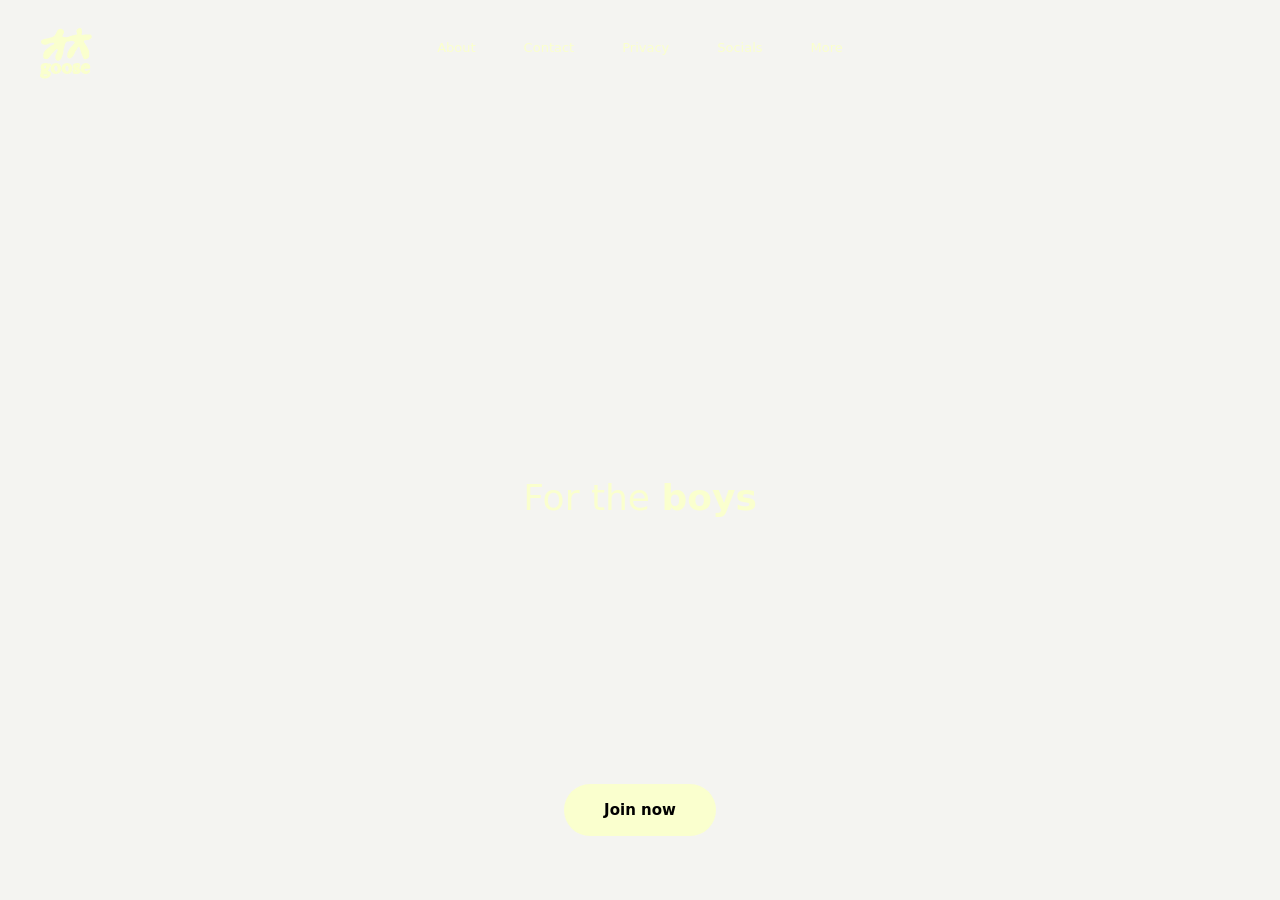
<file: goose.html>
<!DOCTYPE html>
<html lang="en">
<head>
<meta charset="utf-8">
<link rel="preconnect" href="//gooscdn.com"/><link rel="preconnect" href="//*.gooscdn.com"/><link rel="preconnect" href="//gooscdn.net"/><link rel="preconnect" href="//*.gooscdn.net"/><link rel="dns-prefetch" href="//gooscdn.com"/><link rel="dns-prefetch" href="//*.gooscdn.com"/><link rel="dns-prefetch" href="//gooscdn.net"/><link rel="dns-prefetch" href="//*.gooscdn.net"/><link rel="alternate" hreflang="en" href="https://goose.app" /><link rel="alternate" hreflang="de" href="https://goose.app/de" /><link rel="alternate" hreflang="fr" href="https://goose.app/fr" /><link rel="alternate" hreflang="es" href="https://goose.app/es" /><link rel="alternate" hreflang="it" href="https://goose.app/it" /><link rel="alternate" hreflang="pt" href="https://goose.app/pt" /><link rel="alternate" hreflang="en-us" href="https://goose.app/en-us" /><link rel="alternate" hreflang="x-default" href="https://goose.app/" /><meta name="viewport" content="width=device-width, initial-scale=1" /><meta name="theme-color" content="#fff" /><meta property="og:site_name" content="Goose" /><meta property="og:url" content="https://goose.app" /><meta property="og:type" content="website" /><meta property="twitter:card" content="summary_large_image" /><meta name="twitter:app:id:googleplay" content="app.goose" /><meta property="thumbnail" content="https://gooscdn.com/static-resources/images/og-image.ad50b22a10d09b68cc4f..jpg" /><meta name="description" content="Gay dating through lifestyle" /><meta name="keywords" content="goose" /><meta property="og:image" itemprop="image" content="https://gooscdn.com/static-resources/images/og-image.ad50b22a10d09b68cc4f..jpg" /><meta property="twitter:image" content="https://gooscdn.com/static-resources/images/og-image-square.3ddcba30fd940836cc01..jpg" /><meta property="og:title" content="Goose" /><meta property="og:description" content="Gay dating through lifestyle" />
<title>Goose</title>
<link href="https://gooscdn.com/static-resources/css.07a0749a3f90ac6c51c5.js" rel="preload" as="script"><link href="https://gooscdn.com/static-resources/main.4c813deb2aa155da5707.js" rel="preload" as="script"><link href="https://gooscdn.com/static-resources/proto.da473ae1b2e398301cdb.js" rel="preload" as="script"><link href="https://gooscdn.com/static-resources/svg.392c78ef2a9231e86533.js" rel="preload" as="script"><link href="https://gooscdn.com/static-resources/utils.adc8526988754780f94d.js" rel="preload" as="script"><link href="https://gooscdn.com/static-resources/vendors.8e88496e75dbe786f89b.js" rel="preload" as="script"><link rel="shortcut icon" href="https://gooscdn.com/static-resources/images/favicon.23bc4ca371a2ca2cc96c..ico" type="image/x-icon" /><link rel="mask-icon" href="https://gooscdn.com/static-resources/images/favicon.a0f2d4d8fb01f5c0290c..svg?url" color="#000" /><link rel="icon" href="https://gooscdn.com/static-resources/images/favicon-16x16.8601c7b174b11a059596..png" type="image/png" sizes="16x16" /><link rel="icon" href="https://gooscdn.com/static-resources/images/favicon-32x32.313d4458d9f49173fccf..png" type="image/png" sizes="32x32" /><link rel="apple-touch-icon" href="https://gooscdn.com/static-resources/images/apple-touch-icon.c0bd40bf898619260fa0..png" sizes="180x180" /><link rel="apple-touch-icon" href="https://gooscdn.com/static-resources/images/icon-192x192.7dc7ab01ce0686c3e9be..png" sizes="192x192" /><link rel="apple-touch-icon" href="https://gooscdn.com/static-resources/images/icon-512x512.487016b078fc50ff32c2..png" sizes="512x512" /><link rel="apple-touch-icon" href="https://gooscdn.com/static-resources/images/apple-touch-icon.c0bd40bf898619260fa0..png"  /><link rel="manifest" href="/manifest.json"  /><link rel="canonical" href="https://goose.app/"  /><style>/*! tailwindcss v4.2.4 | MIT License | https://tailwindcss.com */
@layer properties{@supports (((-webkit-hyphens:none)) and (not (margin-trim:inline))) or ((-moz-orient:inline) and (not (color:rgb(from red r g b)))){*,:before,:after,::backdrop{--tw-translate-x:0;--tw-translate-y:0;--tw-translate-z:0;--tw-font-weight:initial;--tw-tracking:initial;--tw-duration:initial;--tw-scale-x:1;--tw-scale-y:1;--tw-scale-z:1;--tw-rotate-x:initial;--tw-rotate-y:initial;--tw-rotate-z:initial;--tw-skew-x:initial;--tw-skew-y:initial;--tw-space-y-reverse:0;--tw-border-style:solid;--tw-gradient-position:initial;--tw-gradient-from:#0000;--tw-gradient-via:#0000;--tw-gradient-to:#0000;--tw-gradient-stops:initial;--tw-gradient-via-stops:initial;--tw-gradient-from-position:0%;--tw-gradient-via-position:50%;--tw-gradient-to-position:100%;--tw-leading:initial;--tw-shadow:0 0 #0000;--tw-shadow-color:initial;--tw-shadow-alpha:100%;--tw-inset-shadow:0 0 #0000;--tw-inset-shadow-color:initial;--tw-inset-shadow-alpha:100%;--tw-ring-color:initial;--tw-ring-shadow:0 0 #0000;--tw-inset-ring-color:initial;--tw-inset-ring-shadow:0 0 #0000;--tw-ring-inset:initial;--tw-ring-offset-width:0px;--tw-ring-offset-color:#fff;--tw-ring-offset-shadow:0 0 #0000;--tw-outline-style:solid;--tw-blur:initial;--tw-brightness:initial;--tw-contrast:initial;--tw-grayscale:initial;--tw-hue-rotate:initial;--tw-invert:initial;--tw-opacity:initial;--tw-saturate:initial;--tw-sepia:initial;--tw-drop-shadow:initial;--tw-drop-shadow-color:initial;--tw-drop-shadow-alpha:100%;--tw-drop-shadow-size:initial;--tw-backdrop-blur:initial;--tw-backdrop-brightness:initial;--tw-backdrop-contrast:initial;--tw-backdrop-grayscale:initial;--tw-backdrop-hue-rotate:initial;--tw-backdrop-invert:initial;--tw-backdrop-opacity:initial;--tw-backdrop-saturate:initial;--tw-backdrop-sepia:initial;--tw-content:""}}}@layer theme{:root,:host{--font-sans:ui-sans-serif, system-ui, sans-serif, "Apple Color Emoji", "Segoe UI Emoji", "Segoe UI Symbol", "Noto Color Emoji";--font-mono:ui-monospace, SFMono-Regular, Menlo, Monaco, Consolas, "Liberation Mono", "Courier New", monospace;--color-yellow-100:oklch(97.3% .071 103.193);--color-gray-100:oklch(96.7% .003 264.542);--color-gray-200:oklch(92.8% .006 264.531);--color-gray-300:oklch(87.2% .01 258.338);--color-gray-500:oklch(55.1% .027 264.364);--color-gray-700:oklch(37.3% .034 259.733);--color-gray-900:oklch(21% .034 264.665);--color-neutral-800:oklch(26.9% 0 0);--color-stone-900:oklch(21.6% .006 56.043);--color-black:#000;--color-white:#fff;--spacing:.25rem;--container-sm:24rem;--container-md:28rem;--container-lg:32rem;--container-xl:36rem;--container-2xl:42rem;--container-3xl:48rem;--container-5xl:64rem;--text-xs:.75rem;--text-xs--line-height:calc(1 / .75);--text-sm:.875rem;--text-sm--line-height:calc(1.25 / .875);--text-base:1rem;--text-base--line-height:calc(1.5 / 1);--text-lg:1.125rem;--text-lg--line-height:calc(1.75 / 1.125);--text-xl:1.25rem;--text-xl--line-height:calc(1.75 / 1.25);--text-2xl:1.5rem;--text-2xl--line-height:calc(2 / 1.5);--text-3xl:1.875rem;--text-3xl--line-height:calc(2.25 / 1.875);--text-4xl:2.25rem;--text-4xl--line-height:calc(2.5 / 2.25);--text-5xl:3rem;--text-5xl--line-height:1;--text-6xl:3.75rem;--text-6xl--line-height:1;--text-7xl:4.5rem;--text-7xl--line-height:1;--font-weight-normal:400;--font-weight-medium:500;--font-weight-semibold:600;--font-weight-bold:700;--tracking-tight:-.025em;--tracking-wide:.025em;--tracking-wider:.05em;--leading-tight:1.25;--leading-snug:1.375;--leading-normal:1.5;--radius-sm:.25rem;--radius-md:.375rem;--radius-lg:.5rem;--radius-xl:.75rem;--radius-2xl:1rem;--radius-3xl:1.5rem;--radius-4xl:2rem;--blur-sm:8px;--default-transition-duration:.15s;--default-transition-timing-function:cubic-bezier(.4, 0, .2, 1);--default-font-family:var(--font-sans);--default-mono-font-family:var(--font-mono);--color-theme-light:#faffce;--color-theme:#4c4c1d;--color-default-bg:#f4f4f1;--color-home-bg:#fdffe8;--color-font:#1a1919;--color-error-text:#fe665d;--color-goose-boys:#fdffe8;--font-default:"Exposure-20", "Exposure VAR Exposure", system-ui, -apple-system, BlinkMacSystemFont, "Segoe UI", Roboto, Oxygen, Ubuntu, Cantarell, "Open Sans", "Helvetica Neue", sans-serif;--font-sf-pro:"SF Pro Display", -apple-system, BlinkMacSystemFont, "Segoe UI", Roboto, "Helvetica Neue", sans-serif;--grid-template-columns-layout:[full-bleed-start] 2.5rem [wide-start] minmax(0, 1fr) [content-start] minmax(15rem, 3fr) [content-end] minmax(0, 1fr) [wide-end] 2.5rem [full-bleed-end];--grid-template-columns-layout-wide:[full-bleed-start] auto [wide-start] auto [content-start] 1fr [content-end] auto [wide-end] auto [full-bleed-end];--grid-template-columns-layout-mobile:[full-bleed-start] 1.25rem [wide-start content-start] minmax(15rem, 3fr) [content-end wide-end] 1.25rem [full-bleed-end];--grid-template-rows-layout:[header-start] minmax(0, auto) [header-end content-start] 1fr [content-end footer-start] minmax(0, auto) [footer-end]}}@layer base{*,:after,:before,::backdrop{box-sizing:border-box;border:0 solid;margin:0;padding:0}::file-selector-button{box-sizing:border-box;border:0 solid;margin:0;padding:0}html,:host{-webkit-text-size-adjust:100%;tab-size:4;line-height:1.5;font-family:var(--default-font-family,ui-sans-serif, system-ui, sans-serif, "Apple Color Emoji", "Segoe UI Emoji", "Segoe UI Symbol", "Noto Color Emoji");font-feature-settings:var(--default-font-feature-settings,normal);font-variation-settings:var(--default-font-variation-settings,normal);-webkit-tap-highlight-color:transparent}hr{height:0;color:inherit;border-top-width:1px}abbr:where([title]){-webkit-text-decoration:underline dotted;text-decoration:underline dotted}h1,h2,h3,h4,h5,h6{font-size:inherit;font-weight:inherit}a{color:inherit;-webkit-text-decoration:inherit;-webkit-text-decoration:inherit;-webkit-text-decoration:inherit;text-decoration:inherit}b,strong{font-weight:bolder}code,kbd,samp,pre{font-family:var(--default-mono-font-family,ui-monospace, SFMono-Regular, Menlo, Monaco, Consolas, "Liberation Mono", "Courier New", monospace);font-feature-settings:var(--default-mono-font-feature-settings,normal);font-variation-settings:var(--default-mono-font-variation-settings,normal);font-size:1em}small{font-size:80%}sub,sup{vertical-align:baseline;font-size:75%;line-height:0;position:relative}sub{bottom:-.25em}sup{top:-.5em}table{text-indent:0;border-color:inherit;border-collapse:collapse}:-moz-focusring{outline:auto}progress{vertical-align:baseline}summary{display:list-item}ol,ul,menu{list-style:none}img,svg,video,canvas,audio,iframe,embed,object{vertical-align:middle;display:block}img,video{max-width:100%;height:auto}button,input,select,optgroup,textarea{font:inherit;font-feature-settings:inherit;font-variation-settings:inherit;letter-spacing:inherit;color:inherit;opacity:1;background-color:#0000;border-radius:0}::file-selector-button{font:inherit;font-feature-settings:inherit;font-variation-settings:inherit;letter-spacing:inherit;color:inherit;opacity:1;background-color:#0000;border-radius:0}:where(select:is([multiple],[size])) optgroup{font-weight:bolder}:where(select:is([multiple],[size])) optgroup option{padding-inline-start:20px}::file-selector-button{margin-inline-end:4px}::placeholder{opacity:1}@supports (not ((-webkit-appearance:-apple-pay-button))) or (contain-intrinsic-size:1px){::placeholder{color:currentColor}@supports (color:color-mix(in lab, red, red)){::placeholder{color:color-mix(in oklab, currentcolor 50%, transparent)}}}textarea{resize:vertical}::-webkit-search-decoration{-webkit-appearance:none}::-webkit-date-and-time-value{min-height:1lh;text-align:inherit}::-webkit-datetime-edit{display:inline-flex}::-webkit-datetime-edit-fields-wrapper{padding:0}::-webkit-datetime-edit{padding-block:0}::-webkit-datetime-edit-year-field{padding-block:0}::-webkit-datetime-edit-month-field{padding-block:0}::-webkit-datetime-edit-day-field{padding-block:0}::-webkit-datetime-edit-hour-field{padding-block:0}::-webkit-datetime-edit-minute-field{padding-block:0}::-webkit-datetime-edit-second-field{padding-block:0}::-webkit-datetime-edit-millisecond-field{padding-block:0}::-webkit-datetime-edit-meridiem-field{padding-block:0}::-webkit-calendar-picker-indicator{line-height:1}:-moz-ui-invalid{box-shadow:none}button,input:where([type=button],[type=reset],[type=submit]){appearance:button}::file-selector-button{appearance:button}::-webkit-inner-spin-button{height:auto}::-webkit-outer-spin-button{height:auto}[hidden]:where(:not([hidden=until-found])){display:none!important}html{-webkit-font-smoothing:antialiased;background-color:var(--color-default-bg);font-family:var(--font-default);font-variation-settings:"EXPO" -20;color:var(--color-font);line-height:1.25}input,label{font-family:var(--font-default)}.lottie_svg path[fill]{fill:currentColor!important}.lottie_svg path[stroke]{stroke:currentColor!important}}@layer components;@layer utilities{.pointer-events-auto{pointer-events:auto}.pointer-events-none{pointer-events:none}.\!visible{visibility:visible!important}.invisible{visibility:hidden}.visible{visibility:visible}.sr-only{clip-path:inset(50%);white-space:nowrap;border-width:0;width:1px;height:1px;margin:-1px;padding:0;position:absolute;overflow:hidden}.absolute{position:absolute}.fixed{position:fixed}.relative{position:relative}.static{position:static}.sticky{position:sticky}.-inset-2{inset:calc(var(--spacing) * -2)}.inset-0{inset:calc(var(--spacing) * 0)}.inset-5{inset:calc(var(--spacing) * 5)}.inset-x-0{inset-inline:calc(var(--spacing) * 0)}.inset-x-2{inset-inline:calc(var(--spacing) * 2)}.inset-s-0{inset-inline-start:calc(var(--spacing) * 0)}.start{inset-inline-start:var(--spacing)}.start-0{inset-inline-start:calc(var(--spacing) * 0)}.start-1{inset-inline-start:calc(var(--spacing) * 1)}.start-1\.5{inset-inline-start:calc(var(--spacing) * 1.5)}.start-\[-6px\]{inset-inline-start:-6px}.-end-2{inset-inline-end:calc(var(--spacing) * -2)}.end{inset-inline-end:var(--spacing)}.end-0{inset-inline-end:calc(var(--spacing) * 0)}.end-1{inset-inline-end:calc(var(--spacing) * 1)}.end-1\.5{inset-inline-end:calc(var(--spacing) * 1.5)}.end-1\/2{inset-inline-end:50%}.end-\[-6px\]{inset-inline-end:-6px}.inset-e-0{inset-inline-end:calc(var(--spacing) * 0)}.top-0{top:calc(var(--spacing) * 0)}.top-1{top:calc(var(--spacing) * 1)}.top-1\/2{top:50%}.top-2{top:calc(var(--spacing) * 2)}.top-3{top:calc(var(--spacing) * 3)}.top-3\.5{top:calc(var(--spacing) * 3.5)}.top-14{top:calc(var(--spacing) * 14)}.top-21{top:calc(var(--spacing) * 21)}.top-21\.75{top:calc(var(--spacing) * 21.75)}.top-\[8\.5rem\]{top:8.5rem}.top-\[17\.6\%\]{top:17.6%}.top-\[45\%\]{top:45%}.top-\[72\%\]{top:72%}.top-full{top:100%}.-right-10{right:calc(var(--spacing) * -10)}.right-0{right:calc(var(--spacing) * 0)}.right-3{right:calc(var(--spacing) * 3)}.right-3\.5{right:calc(var(--spacing) * 3.5)}.-bottom-4{bottom:calc(var(--spacing) * -4)}.bottom-0{bottom:calc(var(--spacing) * 0)}.bottom-1{bottom:calc(var(--spacing) * 1)}.bottom-1\/4{bottom:25%}.bottom-1\/5{bottom:20%}.bottom-2{bottom:calc(var(--spacing) * 2)}.bottom-6{bottom:calc(var(--spacing) * 6)}.bottom-\[150px\]{bottom:150px}.bottom-full{bottom:100%}.left-0{left:calc(var(--spacing) * 0)}.left-1{left:calc(var(--spacing) * 1)}.left-1\/2{left:50%}.left-\[22\.24\%\]{left:22.24%}.left-\[37\.9\%\]{left:37.9%}.isolate{isolation:isolate}.z-0{z-index:0}.z-1{z-index:1}.z-10{z-index:10}.z-20{z-index:20}.z-30{z-index:30}.z-40{z-index:40}.z-50{z-index:50}.z-\[1\]{z-index:1}.z-\[3\]{z-index:3}.order-0{order:0}.order-1{order:1}.order-2{order:2}.order-3{order:3}.col-\[content\]{grid-column:content}.col-\[footer\]{grid-column:footer}.col-\[full-bleed\]{grid-column:full-bleed}.col-span-1{grid-column:span 1/span 1}.row-\[content\]{grid-row:content}.row-\[footer\]{grid-row:footer}.row-\[header\]{grid-row:header}.container{width:100%}@media (min-width:40rem){.container{max-width:40rem}}@media (min-width:48rem){.container{max-width:48rem}}@media (min-width:64rem){.container{max-width:64rem}}@media (min-width:80rem){.container{max-width:80rem}}@media (min-width:96rem){.container{max-width:96rem}}.m-0{margin:calc(var(--spacing) * 0)}.m-3{margin:calc(var(--spacing) * 3)}.m-auto{margin:auto}.-mx-1{margin-inline:calc(var(--spacing) * -1)}.-mx-1\.5{margin-inline:calc(var(--spacing) * -1.5)}.mx-5{margin-inline:calc(var(--spacing) * 5)}.mx-auto{margin-inline:auto}.-my-1{margin-block:calc(var(--spacing) * -1)}.my-1{margin-block:calc(var(--spacing) * 1)}.my-4{margin-block:calc(var(--spacing) * 4)}.my-10{margin-block:calc(var(--spacing) * 10)}.my-12{margin-block:calc(var(--spacing) * 12)}.my-15{margin-block:calc(var(--spacing) * 15)}.my-20{margin-block:calc(var(--spacing) * 20)}.my-auto{margin-block:auto}.-ms-3{margin-inline-start:calc(var(--spacing) * -3)}.ms-3{margin-inline-start:calc(var(--spacing) * 3)}.ms-4{margin-inline-start:calc(var(--spacing) * 4)}.ms-auto{margin-inline-start:auto}.-me-1{margin-inline-end:calc(var(--spacing) * -1)}.-me-9{margin-inline-end:calc(var(--spacing) * -9)}.me-3{margin-inline-end:calc(var(--spacing) * 3)}.me-auto{margin-inline-end:auto}.prose{color:var(--tw-prose-body);max-width:65ch}.prose :where(p):not(:where([class~=not-prose],[class~=not-prose] *)){margin-top:1.25em;margin-bottom:1.25em}.prose :where([class~=lead]):not(:where([class~=not-prose],[class~=not-prose] *)){color:var(--tw-prose-lead);margin-top:1.2em;margin-bottom:1.2em;font-size:1.25em;line-height:1.6}.prose :where(a):not(:where([class~=not-prose],[class~=not-prose] *)){color:var(--tw-prose-links);font-weight:500;text-decoration:underline}.prose :where(strong):not(:where([class~=not-prose],[class~=not-prose] *)){color:var(--tw-prose-bold);font-weight:600}.prose :where(a strong):not(:where([class~=not-prose],[class~=not-prose] *)),.prose :where(blockquote strong):not(:where([class~=not-prose],[class~=not-prose] *)),.prose :where(thead th strong):not(:where([class~=not-prose],[class~=not-prose] *)){color:inherit}.prose :where(ol):not(:where([class~=not-prose],[class~=not-prose] *)){margin-top:1.25em;margin-bottom:1.25em;padding-inline-start:1.625em;list-style-type:decimal}.prose :where(ol[type=A]):not(:where([class~=not-prose],[class~=not-prose] *)){list-style-type:upper-alpha}.prose :where(ol[type=a]):not(:where([class~=not-prose],[class~=not-prose] *)){list-style-type:lower-alpha}.prose :where(ol[type=A s]):not(:where([class~=not-prose],[class~=not-prose] *)){list-style-type:upper-alpha}.prose :where(ol[type=a s]):not(:where([class~=not-prose],[class~=not-prose] *)){list-style-type:lower-alpha}.prose :where(ol[type=I]):not(:where([class~=not-prose],[class~=not-prose] *)){list-style-type:upper-roman}.prose :where(ol[type=i]):not(:where([class~=not-prose],[class~=not-prose] *)){list-style-type:lower-roman}.prose :where(ol[type=I s]):not(:where([class~=not-prose],[class~=not-prose] *)){list-style-type:upper-roman}.prose :where(ol[type=i s]):not(:where([class~=not-prose],[class~=not-prose] *)){list-style-type:lower-roman}.prose :where(ol[type="1"]):not(:where([class~=not-prose],[class~=not-prose] *)){list-style-type:decimal}.prose :where(ul):not(:where([class~=not-prose],[class~=not-prose] *)){margin-top:1.25em;margin-bottom:1.25em;padding-inline-start:1.625em;list-style-type:disc}.prose :where(ol>li):not(:where([class~=not-prose],[class~=not-prose] *))::marker{color:var(--tw-prose-counters);font-weight:400}.prose :where(ul>li):not(:where([class~=not-prose],[class~=not-prose] *))::marker{color:var(--tw-prose-bullets)}.prose :where(dt):not(:where([class~=not-prose],[class~=not-prose] *)){color:var(--tw-prose-headings);margin-top:1.25em;font-weight:600}.prose :where(hr):not(:where([class~=not-prose],[class~=not-prose] *)){border-color:var(--tw-prose-hr);border-top-width:1px;margin-top:3em;margin-bottom:3em}.prose :where(blockquote):not(:where([class~=not-prose],[class~=not-prose] *)){color:var(--tw-prose-quotes);border-inline-start-width:.25rem;border-inline-start-color:var(--tw-prose-quote-borders);quotes:"“""”""‘""’";margin-top:1.6em;margin-bottom:1.6em;padding-inline-start:1em;font-style:italic;font-weight:500}.prose :where(blockquote p:first-of-type):not(:where([class~=not-prose],[class~=not-prose] *)):before{content:open-quote}.prose :where(blockquote p:last-of-type):not(:where([class~=not-prose],[class~=not-prose] *)):after{content:close-quote}.prose :where(h1):not(:where([class~=not-prose],[class~=not-prose] *)){color:var(--tw-prose-headings);margin-top:0;margin-bottom:.888889em;font-size:2.25em;font-weight:800;line-height:1.11111}.prose :where(h1 strong):not(:where([class~=not-prose],[class~=not-prose] *)){color:inherit;font-weight:900}.prose :where(h2):not(:where([class~=not-prose],[class~=not-prose] *)){color:var(--tw-prose-headings);margin-top:2em;margin-bottom:1em;font-size:1.5em;font-weight:700;line-height:1.33333}.prose :where(h2 strong):not(:where([class~=not-prose],[class~=not-prose] *)){color:inherit;font-weight:800}.prose :where(h3):not(:where([class~=not-prose],[class~=not-prose] *)){color:var(--tw-prose-headings);margin-top:1.6em;margin-bottom:.6em;font-size:1.25em;font-weight:600;line-height:1.6}.prose :where(h3 strong):not(:where([class~=not-prose],[class~=not-prose] *)){color:inherit;font-weight:700}.prose :where(h4):not(:where([class~=not-prose],[class~=not-prose] *)){color:var(--tw-prose-headings);margin-top:1.5em;margin-bottom:.5em;font-weight:600;line-height:1.5}.prose :where(h4 strong):not(:where([class~=not-prose],[class~=not-prose] *)){color:inherit;font-weight:700}.prose :where(img):not(:where([class~=not-prose],[class~=not-prose] *)){margin-top:2em;margin-bottom:2em}.prose :where(picture):not(:where([class~=not-prose],[class~=not-prose] *)){margin-top:2em;margin-bottom:2em;display:block}.prose :where(video):not(:where([class~=not-prose],[class~=not-prose] *)){margin-top:2em;margin-bottom:2em}.prose :where(kbd):not(:where([class~=not-prose],[class~=not-prose] *)){color:var(--tw-prose-kbd);box-shadow:0 0 0 1px var(--tw-prose-kbd-shadows), 0 3px 0 var(--tw-prose-kbd-shadows);padding-top:.1875em;padding-inline-end:.375em;padding-bottom:.1875em;border-radius:.3125rem;padding-inline-start:.375em;font-family:inherit;font-size:.875em;font-weight:500}.prose :where(code):not(:where([class~=not-prose],[class~=not-prose] *)){color:var(--tw-prose-code);font-size:.875em;font-weight:600}.prose :where(code):not(:where([class~=not-prose],[class~=not-prose] *)):before,.prose :where(code):not(:where([class~=not-prose],[class~=not-prose] *)):after{content:"`"}.prose :where(a code):not(:where([class~=not-prose],[class~=not-prose] *)),.prose :where(h1 code):not(:where([class~=not-prose],[class~=not-prose] *)){color:inherit}.prose :where(h2 code):not(:where([class~=not-prose],[class~=not-prose] *)){color:inherit;font-size:.875em}.prose :where(h3 code):not(:where([class~=not-prose],[class~=not-prose] *)){color:inherit;font-size:.9em}.prose :where(h4 code):not(:where([class~=not-prose],[class~=not-prose] *)),.prose :where(blockquote code):not(:where([class~=not-prose],[class~=not-prose] *)),.prose :where(thead th code):not(:where([class~=not-prose],[class~=not-prose] *)){color:inherit}.prose :where(pre):not(:where([class~=not-prose],[class~=not-prose] *)){color:var(--tw-prose-pre-code);background-color:var(--tw-prose-pre-bg);padding-top:.857143em;padding-inline-end:1.14286em;padding-bottom:.857143em;border-radius:.375rem;margin-top:1.71429em;margin-bottom:1.71429em;padding-inline-start:1.14286em;font-size:.875em;font-weight:400;line-height:1.71429;overflow-x:auto}.prose :where(pre code):not(:where([class~=not-prose],[class~=not-prose] *)){font-weight:inherit;color:inherit;font-size:inherit;font-family:inherit;line-height:inherit;background-color:#0000;border-width:0;border-radius:0;padding:0}.prose :where(pre code):not(:where([class~=not-prose],[class~=not-prose] *)):before,.prose :where(pre code):not(:where([class~=not-prose],[class~=not-prose] *)):after{content:none}.prose :where(table):not(:where([class~=not-prose],[class~=not-prose] *)){table-layout:auto;width:100%;margin-top:2em;margin-bottom:2em;font-size:.875em;line-height:1.71429}.prose :where(thead):not(:where([class~=not-prose],[class~=not-prose] *)){border-bottom-width:1px;border-bottom-color:var(--tw-prose-th-borders)}.prose :where(thead th):not(:where([class~=not-prose],[class~=not-prose] *)){color:var(--tw-prose-headings);vertical-align:bottom;padding-inline-end:.571429em;padding-bottom:.571429em;padding-inline-start:.571429em;font-weight:600}.prose :where(tbody tr):not(:where([class~=not-prose],[class~=not-prose] *)){border-bottom-width:1px;border-bottom-color:var(--tw-prose-td-borders)}.prose :where(tbody tr:last-child):not(:where([class~=not-prose],[class~=not-prose] *)){border-bottom-width:0}.prose :where(tbody td):not(:where([class~=not-prose],[class~=not-prose] *)){vertical-align:baseline}.prose :where(tfoot):not(:where([class~=not-prose],[class~=not-prose] *)){border-top-width:1px;border-top-color:var(--tw-prose-th-borders)}.prose :where(tfoot td):not(:where([class~=not-prose],[class~=not-prose] *)){vertical-align:top}.prose :where(th,td):not(:where([class~=not-prose],[class~=not-prose] *)){text-align:start}.prose :where(figure>*):not(:where([class~=not-prose],[class~=not-prose] *)){margin-top:0;margin-bottom:0}.prose :where(figcaption):not(:where([class~=not-prose],[class~=not-prose] *)){color:var(--tw-prose-captions);margin-top:.857143em;font-size:.875em;line-height:1.42857}.prose{--tw-prose-body:oklch(37.3% .034 259.733);--tw-prose-headings:oklch(21% .034 264.665);--tw-prose-lead:oklch(44.6% .03 256.802);--tw-prose-links:oklch(21% .034 264.665);--tw-prose-bold:oklch(21% .034 264.665);--tw-prose-counters:oklch(55.1% .027 264.364);--tw-prose-bullets:oklch(87.2% .01 258.338);--tw-prose-hr:oklch(92.8% .006 264.531);--tw-prose-quotes:oklch(21% .034 264.665);--tw-prose-quote-borders:oklch(92.8% .006 264.531);--tw-prose-captions:oklch(55.1% .027 264.364);--tw-prose-kbd:oklch(21% .034 264.665);--tw-prose-kbd-shadows:oklab(21% -.00316127 -.0338527/.1);--tw-prose-code:oklch(21% .034 264.665);--tw-prose-pre-code:oklch(92.8% .006 264.531);--tw-prose-pre-bg:oklch(27.8% .033 256.848);--tw-prose-th-borders:oklch(87.2% .01 258.338);--tw-prose-td-borders:oklch(92.8% .006 264.531);--tw-prose-invert-body:oklch(87.2% .01 258.338);--tw-prose-invert-headings:#fff;--tw-prose-invert-lead:oklch(70.7% .022 261.325);--tw-prose-invert-links:#fff;--tw-prose-invert-bold:#fff;--tw-prose-invert-counters:oklch(70.7% .022 261.325);--tw-prose-invert-bullets:oklch(44.6% .03 256.802);--tw-prose-invert-hr:oklch(37.3% .034 259.733);--tw-prose-invert-quotes:oklch(96.7% .003 264.542);--tw-prose-invert-quote-borders:oklch(37.3% .034 259.733);--tw-prose-invert-captions:oklch(70.7% .022 261.325);--tw-prose-invert-kbd:#fff;--tw-prose-invert-kbd-shadows:#ffffff1a;--tw-prose-invert-code:#fff;--tw-prose-invert-pre-code:oklch(87.2% .01 258.338);--tw-prose-invert-pre-bg:#00000080;--tw-prose-invert-th-borders:oklch(44.6% .03 256.802);--tw-prose-invert-td-borders:oklch(37.3% .034 259.733);font-size:1rem;line-height:1.75}.prose :where(picture>img):not(:where([class~=not-prose],[class~=not-prose] *)){margin-top:0;margin-bottom:0}.prose :where(li):not(:where([class~=not-prose],[class~=not-prose] *)){margin-top:.5em;margin-bottom:.5em}.prose :where(ol>li):not(:where([class~=not-prose],[class~=not-prose] *)),.prose :where(ul>li):not(:where([class~=not-prose],[class~=not-prose] *)){padding-inline-start:.375em}.prose :where(.prose>ul>li p):not(:where([class~=not-prose],[class~=not-prose] *)){margin-top:.75em;margin-bottom:.75em}.prose :where(.prose>ul>li>p:first-child):not(:where([class~=not-prose],[class~=not-prose] *)){margin-top:1.25em}.prose :where(.prose>ul>li>p:last-child):not(:where([class~=not-prose],[class~=not-prose] *)){margin-bottom:1.25em}.prose :where(.prose>ol>li>p:first-child):not(:where([class~=not-prose],[class~=not-prose] *)){margin-top:1.25em}.prose :where(.prose>ol>li>p:last-child):not(:where([class~=not-prose],[class~=not-prose] *)){margin-bottom:1.25em}.prose :where(ul ul,ul ol,ol ul,ol ol):not(:where([class~=not-prose],[class~=not-prose] *)){margin-top:.75em;margin-bottom:.75em}.prose :where(dl):not(:where([class~=not-prose],[class~=not-prose] *)){margin-top:1.25em;margin-bottom:1.25em}.prose :where(dd):not(:where([class~=not-prose],[class~=not-prose] *)){margin-top:.5em;padding-inline-start:1.625em}.prose :where(hr+*):not(:where([class~=not-prose],[class~=not-prose] *)),.prose :where(h2+*):not(:where([class~=not-prose],[class~=not-prose] *)),.prose :where(h3+*):not(:where([class~=not-prose],[class~=not-prose] *)),.prose :where(h4+*):not(:where([class~=not-prose],[class~=not-prose] *)){margin-top:0}.prose :where(thead th:first-child):not(:where([class~=not-prose],[class~=not-prose] *)){padding-inline-start:0}.prose :where(thead th:last-child):not(:where([class~=not-prose],[class~=not-prose] *)){padding-inline-end:0}.prose :where(tbody td,tfoot td):not(:where([class~=not-prose],[class~=not-prose] *)){padding-top:.571429em;padding-inline-end:.571429em;padding-bottom:.571429em;padding-inline-start:.571429em}.prose :where(tbody td:first-child,tfoot td:first-child):not(:where([class~=not-prose],[class~=not-prose] *)){padding-inline-start:0}.prose :where(tbody td:last-child,tfoot td:last-child):not(:where([class~=not-prose],[class~=not-prose] *)){padding-inline-end:0}.prose :where(figure):not(:where([class~=not-prose],[class~=not-prose] *)){margin-top:2em;margin-bottom:2em}.prose :where(.prose>:first-child):not(:where([class~=not-prose],[class~=not-prose] *)){margin-top:0}.prose :where(.prose>:last-child):not(:where([class~=not-prose],[class~=not-prose] *)){margin-bottom:0}.-mt-2{margin-top:calc(var(--spacing) * -2)}.-mt-2\.5{margin-top:calc(var(--spacing) * -2.5)}.mt-1{margin-top:calc(var(--spacing) * 1)}.mt-1\.5{margin-top:calc(var(--spacing) * 1.5)}.mt-2{margin-top:calc(var(--spacing) * 2)}.mt-2\.5{margin-top:calc(var(--spacing) * 2.5)}.mt-3{margin-top:calc(var(--spacing) * 3)}.mt-4{margin-top:calc(var(--spacing) * 4)}.mt-5{margin-top:calc(var(--spacing) * 5)}.mt-7{margin-top:calc(var(--spacing) * 7)}.mt-8{margin-top:calc(var(--spacing) * 8)}.mt-10{margin-top:calc(var(--spacing) * 10)}.mt-12{margin-top:calc(var(--spacing) * 12)}.mt-13{margin-top:calc(var(--spacing) * 13)}.mt-15{margin-top:calc(var(--spacing) * 15)}.mt-\[10px\]{margin-top:10px}.mt-auto{margin-top:auto}.-mr-2{margin-right:calc(var(--spacing) * -2)}.mr-auto{margin-right:auto}.-mb-2{margin-bottom:calc(var(--spacing) * -2)}.-mb-2\.5{margin-bottom:calc(var(--spacing) * -2.5)}.mb-1{margin-bottom:calc(var(--spacing) * 1)}.mb-2{margin-bottom:calc(var(--spacing) * 2)}.mb-3{margin-bottom:calc(var(--spacing) * 3)}.mb-4{margin-bottom:calc(var(--spacing) * 4)}.mb-5{margin-bottom:calc(var(--spacing) * 5)}.mb-6{margin-bottom:calc(var(--spacing) * 6)}.mb-7{margin-bottom:calc(var(--spacing) * 7)}.mb-10{margin-bottom:calc(var(--spacing) * 10)}.ml-auto{margin-left:auto}.line-clamp-2{-webkit-line-clamp:2;-webkit-box-orient:vertical;display:-webkit-box;overflow:hidden}.line-clamp-\[8\]{-webkit-line-clamp:8;-webkit-box-orient:vertical;display:-webkit-box;overflow:hidden}.\!block{display:block!important}.\!flex{display:flex!important}.block{display:block}.contents{display:contents}.flex{display:flex}.grid{display:grid}.hidden{display:none}.inline-block{display:inline-block}.inline-flex{display:inline-flex}.inline-grid{display:inline-grid}.table{display:table}.aspect-square{aspect-ratio:1}.size-1{width:calc(var(--spacing) * 1);height:calc(var(--spacing) * 1)}.size-1\.5{width:calc(var(--spacing) * 1.5);height:calc(var(--spacing) * 1.5)}.size-3{width:calc(var(--spacing) * 3);height:calc(var(--spacing) * 3)}.size-4{width:calc(var(--spacing) * 4);height:calc(var(--spacing) * 4)}.size-4\.25{width:calc(var(--spacing) * 4.25);height:calc(var(--spacing) * 4.25)}.size-6{width:calc(var(--spacing) * 6);height:calc(var(--spacing) * 6)}.size-7{width:calc(var(--spacing) * 7);height:calc(var(--spacing) * 7)}.size-10{width:calc(var(--spacing) * 10);height:calc(var(--spacing) * 10)}.size-14{width:calc(var(--spacing) * 14);height:calc(var(--spacing) * 14)}.size-15{width:calc(var(--spacing) * 15);height:calc(var(--spacing) * 15)}.size-16{width:calc(var(--spacing) * 16);height:calc(var(--spacing) * 16)}.size-20{width:calc(var(--spacing) * 20);height:calc(var(--spacing) * 20)}.size-24{width:calc(var(--spacing) * 24);height:calc(var(--spacing) * 24)}.size-26{width:calc(var(--spacing) * 26);height:calc(var(--spacing) * 26)}.size-40{width:calc(var(--spacing) * 40);height:calc(var(--spacing) * 40)}.h-0{height:calc(var(--spacing) * 0)}.h-0\.5{height:calc(var(--spacing) * .5)}.h-1{height:calc(var(--spacing) * 1)}.h-1\/2{height:50%}.h-1\/3{height:33.3333%}.h-2{height:calc(var(--spacing) * 2)}.h-2\/5{height:40%}.h-3{height:calc(var(--spacing) * 3)}.h-3\/5{height:60%}.h-4{height:calc(var(--spacing) * 4)}.h-4\.25{height:calc(var(--spacing) * 4.25)}.h-5{height:calc(var(--spacing) * 5)}.h-6{height:calc(var(--spacing) * 6)}.h-7{height:calc(var(--spacing) * 7)}.h-8{height:calc(var(--spacing) * 8)}.h-10{height:calc(var(--spacing) * 10)}.h-12{height:calc(var(--spacing) * 12)}.h-20{height:calc(var(--spacing) * 20)}.h-26{height:calc(var(--spacing) * 26)}.h-26\.25{height:calc(var(--spacing) * 26.25)}.h-28{height:calc(var(--spacing) * 28)}.h-36{height:calc(var(--spacing) * 36)}.h-37{height:calc(var(--spacing) * 37)}.h-135{height:calc(var(--spacing) * 135)}.h-135\.5{height:calc(var(--spacing) * 135.5)}.h-160{height:calc(var(--spacing) * 160)}.h-\[20px\]{height:20px}.h-\[46px\]{height:46px}.h-\[57\.6\%\]{height:57.6%}.h-\[60vh\]{height:60vh}.h-\[80vh\]{height:80vh}.h-\[100vh\]{height:100vh}.h-\[120lvh\]{height:120lvh}.h-auto{height:auto}.h-dvh{height:100dvh}.h-full{height:100%}.h-screen{height:100vh}.min-h-0{min-height:calc(var(--spacing) * 0)}.min-h-1{min-height:calc(var(--spacing) * 1)}.min-h-5{min-height:calc(var(--spacing) * 5)}.min-h-dvh{min-height:100dvh}.min-h-full{min-height:100%}.\!w-auto{width:auto!important}.w-1{width:calc(var(--spacing) * 1)}.w-1\/3{width:33.3333%}.w-3{width:calc(var(--spacing) * 3)}.w-3\/5{width:60%}.w-4{width:calc(var(--spacing) * 4)}.w-4\.25{width:calc(var(--spacing) * 4.25)}.w-4\/5{width:80%}.w-5{width:calc(var(--spacing) * 5)}.w-5\/6{width:83.3333%}.w-6{width:calc(var(--spacing) * 6)}.w-7{width:calc(var(--spacing) * 7)}.w-8{width:calc(var(--spacing) * 8)}.w-10{width:calc(var(--spacing) * 10)}.w-12{width:calc(var(--spacing) * 12)}.w-13{width:calc(var(--spacing) * 13)}.w-20{width:calc(var(--spacing) * 20)}.w-28{width:calc(var(--spacing) * 28)}.w-28\.5{width:calc(var(--spacing) * 28.5)}.w-36{width:calc(var(--spacing) * 36)}.w-37{width:calc(var(--spacing) * 37)}.w-40{width:calc(var(--spacing) * 40)}.w-68{width:calc(var(--spacing) * 68)}.w-68\.5{width:calc(var(--spacing) * 68.5)}.w-\[33\%\]{width:33%}.w-\[55\.66\%\]{width:55.66%}.w-\[117px\]{width:117px}.w-\[173px\]{width:173px}.w-\[195px\]{width:195px}.w-\[320px\]{width:320px}.w-\[624px\]{width:624px}.w-fit{width:fit-content}.w-full{width:100%}.w-min{width:min-content}.\!max-w-lg{max-width:var(--container-lg)!important}.max-w-2xl{max-width:var(--container-2xl)}.max-w-3xl{max-width:var(--container-3xl)}.max-w-5xl{max-width:var(--container-5xl)}.max-w-36{max-width:calc(var(--spacing) * 36)}.max-w-48{max-width:calc(var(--spacing) * 48)}.max-w-50{max-width:calc(var(--spacing) * 50)}.max-w-70{max-width:calc(var(--spacing) * 70)}.max-w-\[50\%\]{max-width:50%}.max-w-\[64px\]{max-width:64px}.max-w-\[calc\(100\%-4rem\)\]{max-width:calc(100% - 4rem)}.max-w-full{max-width:100%}.max-w-lg{max-width:var(--container-lg)}.max-w-md{max-width:var(--container-md)}.max-w-prose{max-width:65ch}.max-w-sm{max-width:var(--container-sm)}.max-w-xl{max-width:var(--container-xl)}.min-w-0{min-width:calc(var(--spacing) * 0)}.min-w-\[16px\]{min-width:16px}.flex-0{flex:0}.flex-1{flex:1}.flex-\[0_0_auto\]{flex:none}.flex-auto{flex:auto}.flex-none{flex:none}.flex-shrink-0,.shrink-0{flex-shrink:0}.flex-grow,.grow{flex-grow:1}.basis-0{flex-basis:calc(var(--spacing) * 0)}.-translate-x-1{--tw-translate-x:calc(var(--spacing) * -1);translate:var(--tw-translate-x) var(--tw-translate-y)}.-translate-x-1\/2{--tw-translate-x:calc(calc(1 / 2 * 100%) * -1);translate:var(--tw-translate-x) var(--tw-translate-y)}.-translate-y-1{--tw-translate-y:calc(var(--spacing) * -1);translate:var(--tw-translate-x) var(--tw-translate-y)}.-translate-y-1\/2{--tw-translate-y:calc(calc(1 / 2 * 100%) * -1);translate:var(--tw-translate-x) var(--tw-translate-y)}.translate-y-0{--tw-translate-y:calc(var(--spacing) * 0);translate:var(--tw-translate-x) var(--tw-translate-y)}.translate-y-1{--tw-translate-y:calc(var(--spacing) * 1);translate:var(--tw-translate-x) var(--tw-translate-y)}.translate-y-1\/2{--tw-translate-y:calc(1 / 2 * 100%);translate:var(--tw-translate-x) var(--tw-translate-y)}.action-button{background-color:var(--color-black);padding-inline:calc(var(--spacing) * 7);padding-block:calc(var(--spacing) * 5);font-size:var(--text-lg);line-height:var(--tw-leading,var(--text-lg--line-height));--tw-font-weight:var(--font-weight-semibold);font-weight:var(--font-weight-semibold);--tw-tracking:var(--tracking-wide);letter-spacing:var(--tracking-wide);color:var(--color-theme-light);--tw-duration:.15s;border-radius:3.40282e38px;transition-property:opacity;transition-duration:.15s}.action-button:disabled{opacity:.6}.action-button{cursor:pointer;transition-property:color,background-color,border-color,outline-color,text-decoration-color,fill,stroke,--tw-gradient-from,--tw-gradient-via,--tw-gradient-to,opacity,box-shadow,transform,translate,scale,rotate,filter,-webkit-backdrop-filter,backdrop-filter,display,content-visibility,overlay,pointer-events;transition-timing-function:var(--tw-ease,var(--default-transition-timing-function));transition-duration:var(--tw-duration,var(--default-transition-duration))}@media (hover:hover){.action-button:hover{--tw-scale-x:105%;--tw-scale-y:105%;--tw-scale-z:105%;scale:var(--tw-scale-x) var(--tw-scale-y)}}.-scale-x-100{--tw-scale-x:calc(100% * -1);scale:var(--tw-scale-x) var(--tw-scale-y)}.-rotate-3{rotate:-3deg}.-rotate-6{rotate:-6deg}.-rotate-45{rotate:-45deg}.-rotate-90{rotate:-90deg}.rotate-3{rotate:3deg}.rotate-45{rotate:45deg}.rotate-90{rotate:90deg}.transform{transform:var(--tw-rotate-x,) var(--tw-rotate-y,) var(--tw-rotate-z,) var(--tw-skew-x,) var(--tw-skew-y,)}.cursor-default{cursor:default}.cursor-pointer{cursor:pointer}.resize{resize:both}.list-none{list-style-type:none}.appearance-none{appearance:none}.grid-flow-row{grid-auto-flow:row}.layout{grid-template-columns:var(--grid-template-columns-layout-mobile)}@media (min-width:64rem){.layout{grid-template-columns:var(--grid-template-columns-layout)}}.layout{grid-template-rows:var(--grid-template-rows-layout)}.layout-wide{grid-template-columns:var(--grid-template-columns-layout-mobile)}@media (min-width:48rem){.layout-wide{grid-template-columns:var(--grid-template-columns-layout-wide)}}.layout-wide{grid-template-rows:var(--grid-template-rows-layout)}.grid-cols-1{grid-template-columns:repeat(1,minmax(0,1fr))}.flex-col{flex-direction:column}.flex-row{flex-direction:row}.flex-row-reverse{flex-direction:row-reverse}.flex-wrap{flex-wrap:wrap}.place-items-center{place-items:center}.content-start{align-content:flex-start}.items-baseline{align-items:baseline}.items-center{align-items:center}.items-end{align-items:flex-end}.items-start{align-items:flex-start}.justify-between{justify-content:space-between}.justify-center{justify-content:center}.justify-end{justify-content:flex-end}.justify-start{justify-content:flex-start}.gap-1{gap:calc(var(--spacing) * 1)}.gap-1\.5{gap:calc(var(--spacing) * 1.5)}.gap-2{gap:calc(var(--spacing) * 2)}.gap-3{gap:calc(var(--spacing) * 3)}.gap-4{gap:calc(var(--spacing) * 4)}.gap-6{gap:calc(var(--spacing) * 6)}.gap-8{gap:calc(var(--spacing) * 8)}.gap-10{gap:calc(var(--spacing) * 10)}.gap-12{gap:calc(var(--spacing) * 12)}.gap-13{gap:calc(var(--spacing) * 13)}.gap-24{gap:calc(var(--spacing) * 24)}.gap-28{gap:calc(var(--spacing) * 28)}:where(.space-y-2>:not(:last-child)){--tw-space-y-reverse:0;margin-block-start:calc(calc(var(--spacing) * 2) * var(--tw-space-y-reverse));margin-block-end:calc(calc(var(--spacing) * 2) * calc(1 - var(--tw-space-y-reverse)))}:where(.space-y-6>:not(:last-child)){--tw-space-y-reverse:0;margin-block-start:calc(calc(var(--spacing) * 6) * var(--tw-space-y-reverse));margin-block-end:calc(calc(var(--spacing) * 6) * calc(1 - var(--tw-space-y-reverse)))}:where(.space-y-8>:not(:last-child)){--tw-space-y-reverse:0;margin-block-start:calc(calc(var(--spacing) * 8) * var(--tw-space-y-reverse));margin-block-end:calc(calc(var(--spacing) * 8) * calc(1 - var(--tw-space-y-reverse)))}:where(.space-y-10>:not(:last-child)){--tw-space-y-reverse:0;margin-block-start:calc(calc(var(--spacing) * 10) * var(--tw-space-y-reverse));margin-block-end:calc(calc(var(--spacing) * 10) * calc(1 - var(--tw-space-y-reverse)))}.gap-x-2{column-gap:calc(var(--spacing) * 2)}.gap-x-4{column-gap:calc(var(--spacing) * 4)}.gap-y-1{row-gap:calc(var(--spacing) * 1)}.gap-y-7{row-gap:calc(var(--spacing) * 7)}.place-self-center{place-self:center}.self-center{align-self:center}.self-start{align-self:flex-start}.self-stretch{align-self:stretch}.truncate{text-overflow:ellipsis;white-space:nowrap;overflow:hidden}.overflow-auto{overflow:auto}.overflow-hidden{overflow:hidden}.overflow-y-auto{overflow-y:auto}.rounded{border-radius:.25rem}.rounded-2xl{border-radius:var(--radius-2xl)}.rounded-3xl{border-radius:var(--radius-3xl)}.rounded-4xl{border-radius:var(--radius-4xl)}.rounded-\[20px\]{border-radius:20px}.rounded-\[45px\]{border-radius:45px}.rounded-\[inherit\]{border-radius:inherit}.rounded-full{border-radius:3.40282e38px}.rounded-lg{border-radius:var(--radius-lg)}.rounded-md{border-radius:var(--radius-md)}.rounded-sm{border-radius:var(--radius-sm)}.rounded-xl{border-radius:var(--radius-xl)}.border{border-style:var(--tw-border-style);border-width:1px}.border-t{border-top-style:var(--tw-border-style);border-top-width:1px}.border-b{border-bottom-style:var(--tw-border-style);border-bottom-width:1px}.\[border-bottom-style\:solid\]{border-bottom-style:solid}.border-\[\#23232385\]{border-color:#23232385}.border-black{border-color:var(--color-black)}.border-gray-300{border-color:var(--color-gray-300)}.border-gray-900{border-color:var(--color-gray-900)}.border-gray-900\/10{border-color:#1018281a}@supports (color:color-mix(in lab, red, red)){.border-gray-900\/10{border-color:color-mix(in oklab, var(--color-gray-900) 10%, transparent)}}.border-stone-900{border-color:var(--color-stone-900)}.border-stone-900\/50{border-color:#1c191780}@supports (color:color-mix(in lab, red, red)){.border-stone-900\/50{border-color:color-mix(in oklab, var(--color-stone-900) 50%, transparent)}}.border-transparent{border-color:#0000}.bg-\[\#7a8852\]{background-color:#7a8852}.bg-\[\#008444\]{background-color:#008444}.bg-\[\#141414\]{background-color:#141414}.bg-\[\#faffce\]{background-color:#faffce}.bg-\[\#fdffe8\]{background-color:#fdffe8}.bg-\[\#ffffff29\]{background-color:#ffffff29}.bg-\[currentColor\]{background-color:currentColor}.bg-\[rgba\(10\,10\,10\,0\.13\)\]{background-color:#0a0a0a21}.bg-\[transparent\]{background-color:#0000}.bg-black{background-color:var(--color-black)}.bg-black\/50{background-color:#00000080}@supports (color:color-mix(in lab, red, red)){.bg-black\/50{background-color:color-mix(in oklab, var(--color-black) 50%, transparent)}}.bg-black\/65{background-color:#000000a6}@supports (color:color-mix(in lab, red, red)){.bg-black\/65{background-color:color-mix(in oklab, var(--color-black) 65%, transparent)}}.bg-black\/90{background-color:#000000e6}@supports (color:color-mix(in lab, red, red)){.bg-black\/90{background-color:color-mix(in oklab, var(--color-black) 90%, transparent)}}.bg-font{background-color:var(--color-font)}.bg-font\!{background-color:var(--color-font)!important}.bg-goose-boys{background-color:var(--color-goose-boys)}.bg-gray-100{background-color:var(--color-gray-100)}.bg-gray-300{background-color:var(--color-gray-300)}.bg-neutral-800{background-color:var(--color-neutral-800)}.bg-theme{background-color:var(--color-theme)}.bg-theme\!{background-color:var(--color-theme)!important}.bg-theme-light{background-color:var(--color-theme-light)}.bg-theme-light\/25{background-color:#faffce40}@supports (color:color-mix(in lab, red, red)){.bg-theme-light\/25{background-color:color-mix(in oklab, var(--color-theme-light) 25%, transparent)}}.bg-transparent{background-color:#0000}.bg-white{background-color:var(--color-white)}.bg-white\/30{background-color:#ffffff4d}@supports (color:color-mix(in lab, red, red)){.bg-white\/30{background-color:color-mix(in oklab, var(--color-white) 30%, transparent)}}.bg-yellow-100{background-color:var(--color-yellow-100)}.bg-linear-to-b{--tw-gradient-position:to bottom}@supports (background-image:linear-gradient(in lab, red, red)){.bg-linear-to-b{--tw-gradient-position:to bottom in oklab}}.bg-linear-to-b{background-image:linear-gradient(var(--tw-gradient-stops))}.bg-linear-to-t{--tw-gradient-position:to top}@supports (background-image:linear-gradient(in lab, red, red)){.bg-linear-to-t{--tw-gradient-position:to top in oklab}}.bg-linear-to-t{background-image:linear-gradient(var(--tw-gradient-stops))}.bg-gradient-to-b{--tw-gradient-position:to bottom in oklab;background-image:linear-gradient(var(--tw-gradient-stops))}.from-\[rgba\(0\,0\,0\,0\.6\)\]{--tw-gradient-from:#0009;--tw-gradient-stops:var(--tw-gradient-via-stops,var(--tw-gradient-position), var(--tw-gradient-from) var(--tw-gradient-from-position), var(--tw-gradient-to) var(--tw-gradient-to-position))}.from-black{--tw-gradient-from:var(--color-black);--tw-gradient-stops:var(--tw-gradient-via-stops,var(--tw-gradient-position), var(--tw-gradient-from) var(--tw-gradient-from-position), var(--tw-gradient-to) var(--tw-gradient-to-position))}.from-black\/65{--tw-gradient-from:#000000a6}@supports (color:color-mix(in lab, red, red)){.from-black\/65{--tw-gradient-from:color-mix(in oklab, var(--color-black) 65%, transparent)}}.from-black\/65{--tw-gradient-stops:var(--tw-gradient-via-stops,var(--tw-gradient-position), var(--tw-gradient-from) var(--tw-gradient-from-position), var(--tw-gradient-to) var(--tw-gradient-to-position))}.from-white{--tw-gradient-from:var(--color-white);--tw-gradient-stops:var(--tw-gradient-via-stops,var(--tw-gradient-position), var(--tw-gradient-from) var(--tw-gradient-from-position), var(--tw-gradient-to) var(--tw-gradient-to-position))}.from-white\/0{--tw-gradient-from:#0000}@supports (color:color-mix(in lab, red, red)){.from-white\/0{--tw-gradient-from:color-mix(in oklab, var(--color-white) 0%, transparent)}}.from-white\/0{--tw-gradient-stops:var(--tw-gradient-via-stops,var(--tw-gradient-position), var(--tw-gradient-from) var(--tw-gradient-from-position), var(--tw-gradient-to) var(--tw-gradient-to-position))}.to-transparent{--tw-gradient-to:transparent;--tw-gradient-stops:var(--tw-gradient-via-stops,var(--tw-gradient-position), var(--tw-gradient-from) var(--tw-gradient-from-position), var(--tw-gradient-to) var(--tw-gradient-to-position))}.to-white{--tw-gradient-to:var(--color-white);--tw-gradient-stops:var(--tw-gradient-via-stops,var(--tw-gradient-position), var(--tw-gradient-from) var(--tw-gradient-from-position), var(--tw-gradient-to) var(--tw-gradient-to-position))}.to-white\/30{--tw-gradient-to:#ffffff4d}@supports (color:color-mix(in lab, red, red)){.to-white\/30{--tw-gradient-to:color-mix(in oklab, var(--color-white) 30%, transparent)}}.to-white\/30{--tw-gradient-stops:var(--tw-gradient-via-stops,var(--tw-gradient-position), var(--tw-gradient-from) var(--tw-gradient-from-position), var(--tw-gradient-to) var(--tw-gradient-to-position))}.bg-cover{background-size:cover}.bg-center{background-position:50%}.bg-no-repeat{background-repeat:no-repeat}.fill-\[currentColor\]{fill:currentColor}.fill-black{fill:var(--color-black)}.fill-white{fill:var(--color-white)}.stroke-black{stroke:var(--color-black)}.\!object-cover{object-fit:cover!important}.object-cover{object-fit:cover}.object-\[50\%_55\%\]{object-position:50% 55%}.p-0{padding:calc(var(--spacing) * 0)}.p-1{padding:calc(var(--spacing) * 1)}.p-1\.5{padding:calc(var(--spacing) * 1.5)}.p-2{padding:calc(var(--spacing) * 2)}.p-3{padding:calc(var(--spacing) * 3)}.p-4{padding:calc(var(--spacing) * 4)}.p-6{padding:calc(var(--spacing) * 6)}.p-7{padding:calc(var(--spacing) * 7)}.px-0{padding-inline:calc(var(--spacing) * 0)}.px-1{padding-inline:calc(var(--spacing) * 1)}.px-1\.5{padding-inline:calc(var(--spacing) * 1.5)}.px-2{padding-inline:calc(var(--spacing) * 2)}.px-2\.5{padding-inline:calc(var(--spacing) * 2.5)}.px-3{padding-inline:calc(var(--spacing) * 3)}.px-4{padding-inline:calc(var(--spacing) * 4)}.px-4\.25{padding-inline:calc(var(--spacing) * 4.25)}.px-5{padding-inline:calc(var(--spacing) * 5)}.px-5\.5{padding-inline:calc(var(--spacing) * 5.5)}.px-6{padding-inline:calc(var(--spacing) * 6)}.px-7{padding-inline:calc(var(--spacing) * 7)}.px-8{padding-inline:calc(var(--spacing) * 8)}.px-10{padding-inline:calc(var(--spacing) * 10)}.px-11{padding-inline:calc(var(--spacing) * 11)}.py-1{padding-block:calc(var(--spacing) * 1)}.py-1\.5{padding-block:calc(var(--spacing) * 1.5)}.py-2{padding-block:calc(var(--spacing) * 2)}.py-2\.5{padding-block:calc(var(--spacing) * 2.5)}.py-3{padding-block:calc(var(--spacing) * 3)}.py-3\.5{padding-block:calc(var(--spacing) * 3.5)}.py-4{padding-block:calc(var(--spacing) * 4)}.py-5{padding-block:calc(var(--spacing) * 5)}.py-7{padding-block:calc(var(--spacing) * 7)}.py-8{padding-block:calc(var(--spacing) * 8)}.py-10{padding-block:calc(var(--spacing) * 10)}.py-12{padding-block:calc(var(--spacing) * 12)}.py-15{padding-block:calc(var(--spacing) * 15)}.ps-2{padding-inline-start:calc(var(--spacing) * 2)}.pe-2{padding-inline-end:calc(var(--spacing) * 2)}.pt-0{padding-top:calc(var(--spacing) * 0)}.pt-2{padding-top:calc(var(--spacing) * 2)}.pt-4{padding-top:calc(var(--spacing) * 4)}.pt-5{padding-top:calc(var(--spacing) * 5)}.pt-8{padding-top:calc(var(--spacing) * 8)}.pt-10{padding-top:calc(var(--spacing) * 10)}.pb-0{padding-bottom:calc(var(--spacing) * 0)}.pb-1{padding-bottom:calc(var(--spacing) * 1)}.pb-1\.5{padding-bottom:calc(var(--spacing) * 1.5)}.pb-4{padding-bottom:calc(var(--spacing) * 4)}.pb-4\.25{padding-bottom:calc(var(--spacing) * 4.25)}.pb-5{padding-bottom:calc(var(--spacing) * 5)}.pb-6{padding-bottom:calc(var(--spacing) * 6)}.pb-8{padding-bottom:calc(var(--spacing) * 8)}.pb-10{padding-bottom:calc(var(--spacing) * 10)}.text-center{text-align:center}.text-left{text-align:left}.text-right{text-align:right}.align-baseline{vertical-align:baseline}.align-top{vertical-align:top}.text-light{font-variation-settings:"EXPO" 0;font-family:Exposure-0,Exposure VAR Exposure,system-ui,-apple-system,BlinkMacSystemFont,Segoe UI,Roboto,Oxygen,Ubuntu,Cantarell,Open Sans,Helvetica Neue,sans-serif}.text-strong{font-variation-settings:"EXPO" -50;font-family:Exposure-50,Exposure VAR Exposure,system-ui,-apple-system,BlinkMacSystemFont,Segoe UI,Roboto,Oxygen,Ubuntu,Cantarell,Open Sans,Helvetica Neue,sans-serif}.font-default{font-family:var(--font-default)}.font-sans{font-family:var(--font-sans)}.font-sf-pro{font-family:var(--font-sf-pro)}.text-2xl{font-size:var(--text-2xl);line-height:var(--tw-leading,var(--text-2xl--line-height))}.text-3xl{font-size:var(--text-3xl);line-height:var(--tw-leading,var(--text-3xl--line-height))}.text-4xl{font-size:var(--text-4xl);line-height:var(--tw-leading,var(--text-4xl--line-height))}.text-5xl{font-size:var(--text-5xl);line-height:var(--tw-leading,var(--text-5xl--line-height))}.text-base{font-size:var(--text-base);line-height:var(--tw-leading,var(--text-base--line-height))}.text-lg{font-size:var(--text-lg);line-height:var(--tw-leading,var(--text-lg--line-height))}.text-sm{font-size:var(--text-sm);line-height:var(--tw-leading,var(--text-sm--line-height))}.text-xl{font-size:var(--text-xl);line-height:var(--tw-leading,var(--text-xl--line-height))}.text-xs{font-size:var(--text-xs);line-height:var(--tw-leading,var(--text-xs--line-height))}.text-\[0\.8em\]{font-size:.8em}.text-\[0\.9375rem\]{font-size:.9375rem}.text-\[1\.1875rem\]{font-size:1.1875rem}.text-\[9px\]{font-size:9px}.text-\[11px\]{font-size:11px}.text-\[13px\]{font-size:13px}.text-\[19px\]{font-size:19px}.text-\[26px\]{font-size:26px}.text-\[32px\]{font-size:32px}.text-\[62px\]{font-size:62px}.leading-1{--tw-leading:calc(var(--spacing) * 1);line-height:calc(var(--spacing) * 1)}.leading-4{--tw-leading:calc(var(--spacing) * 4);line-height:calc(var(--spacing) * 4)}.leading-6{--tw-leading:calc(var(--spacing) * 6);line-height:calc(var(--spacing) * 6)}.leading-8{--tw-leading:calc(var(--spacing) * 8);line-height:calc(var(--spacing) * 8)}.leading-10{--tw-leading:calc(var(--spacing) * 10);line-height:calc(var(--spacing) * 10)}.leading-16{--tw-leading:calc(var(--spacing) * 16);line-height:calc(var(--spacing) * 16)}.leading-\[1\.5rem\]{--tw-leading:1.5rem;line-height:1.5rem}.leading-\[1\.08\]{--tw-leading:1.08;line-height:1.08}.leading-\[48px\]{--tw-leading:48px;line-height:48px}.leading-none{--tw-leading:1;line-height:1}.leading-normal{--tw-leading:var(--leading-normal);line-height:var(--leading-normal)}.leading-snug{--tw-leading:var(--leading-snug);line-height:var(--leading-snug)}.leading-tight{--tw-leading:var(--leading-tight);line-height:var(--leading-tight)}.font-bold{--tw-font-weight:var(--font-weight-bold);font-weight:var(--font-weight-bold)}.font-medium{--tw-font-weight:var(--font-weight-medium);font-weight:var(--font-weight-medium)}.font-normal{--tw-font-weight:var(--font-weight-normal);font-weight:var(--font-weight-normal)}.font-semibold{--tw-font-weight:var(--font-weight-semibold);font-weight:var(--font-weight-semibold)}.tracking-\[-\.04em\]{--tw-tracking:-.04em;letter-spacing:-.04em}.tracking-\[-0\.28px\]{--tw-tracking:-.28px;letter-spacing:-.28px}.tracking-\[-0\.96px\]{--tw-tracking:-.96px;letter-spacing:-.96px}.tracking-\[-1\.20px\]{--tw-tracking:-1.2px;letter-spacing:-1.2px}.tracking-\[-1\.28px\]{--tw-tracking:-1.28px;letter-spacing:-1.28px}.tracking-\[0\]{--tw-tracking:0;letter-spacing:0}.tracking-tight{--tw-tracking:var(--tracking-tight);letter-spacing:var(--tracking-tight)}.tracking-wider{--tw-tracking:var(--tracking-wider);letter-spacing:var(--tracking-wider)}.text-nowrap{text-wrap:nowrap}.break-words{overflow-wrap:break-word}.whitespace-nowrap{white-space:nowrap}.\!text-theme-light{color:var(--color-theme-light)!important}.text-\[\#1a1919\]{color:#1a1919}.text-\[\#fdffe8\]{color:#fdffe8}.text-black{color:var(--color-black)}.text-black\/50{color:#00000080}@supports (color:color-mix(in lab, red, red)){.text-black\/50{color:color-mix(in oklab, var(--color-black) 50%, transparent)}}.text-black\/65{color:#000000a6}@supports (color:color-mix(in lab, red, red)){.text-black\/65{color:color-mix(in oklab, var(--color-black) 65%, transparent)}}.text-error-text{color:var(--color-error-text)}.text-font{color:var(--color-font)}.text-gray-500{color:var(--color-gray-500)}.text-gray-700{color:var(--color-gray-700)}.text-inherit{color:inherit}.text-stone-900{color:var(--color-stone-900)}.text-theme{color:var(--color-theme)}.text-theme-light{color:var(--color-theme-light)}.text-theme-light\!{color:var(--color-theme-light)!important}.text-white{color:var(--color-white)}.text-white\/50{color:#ffffff80}@supports (color:color-mix(in lab, red, red)){.text-white\/50{color:color-mix(in oklab, var(--color-white) 50%, transparent)}}.uppercase{text-transform:uppercase}.italic{font-style:italic}.\!no-underline{text-decoration-line:none!important}.\!underline{text-decoration-line:underline!important}.no-underline{text-decoration-line:none}.underline-offset-3{text-underline-offset:3px}.underline-offset-4{text-underline-offset:4px}.\!opacity-100{opacity:1!important}.opacity-0{opacity:0}.opacity-10{opacity:.1}.opacity-50{opacity:.5}.opacity-60{opacity:.6}.opacity-70{opacity:.7}.opacity-100{opacity:1}.opacity-\[0\.72\]{opacity:.72}.shadow-2xl{--tw-shadow:0 25px 50px -12px var(--tw-shadow-color,#00000040);box-shadow:var(--tw-inset-shadow), var(--tw-inset-ring-shadow), var(--tw-ring-offset-shadow), var(--tw-ring-shadow), var(--tw-shadow)}.shadow-\[0px_-1px_0px_0px_inset_rgba\(255\,255\,255\,0\.3\)\]{--tw-shadow:0px -1px 0px 0px inset var(--tw-shadow-color,#ffffff4d);box-shadow:var(--tw-inset-shadow), var(--tw-inset-ring-shadow), var(--tw-ring-offset-shadow), var(--tw-ring-shadow), var(--tw-shadow)}.shadow-\[0px_1px_0px_0px_inset_rgba\(255\,255\,255\,0\.3\)\]{--tw-shadow:0px 1px 0px 0px inset var(--tw-shadow-color,#ffffff4d);box-shadow:var(--tw-inset-shadow), var(--tw-inset-ring-shadow), var(--tw-ring-offset-shadow), var(--tw-ring-shadow), var(--tw-shadow)}.shadow-\[inset_0_-1px_0_0_rgba\(255\,255\,255\,0\.08\)\]{--tw-shadow:inset 0 -1px 0 0 var(--tw-shadow-color,#ffffff14);box-shadow:var(--tw-inset-shadow), var(--tw-inset-ring-shadow), var(--tw-ring-offset-shadow), var(--tw-ring-shadow), var(--tw-shadow)}.shadow-\[inset_0px_0\.6px_0px_\#ffffff14\,inset_0_1px_0_rgba\(255\,255\,255\,0\.40\)\,inset_1px_0_0_rgba\(255\,255\,255\,0\.32\)\,inset_0_-1px_3\.0px_rgba\(0\,0\,0\,0\.08\)\,inset_-1px_0_3\.0px_rgba\(0\,0\,0\,0\.06\)\]{--tw-shadow:inset 0px .6px 0px var(--tw-shadow-color,#ffffff14), inset 0 1px 0 var(--tw-shadow-color,#fff6), inset 1px 0 0 var(--tw-shadow-color,#ffffff52), inset 0 -1px 3px var(--tw-shadow-color,#00000014), inset -1px 0 3px var(--tw-shadow-color,#0000000f);box-shadow:var(--tw-inset-shadow), var(--tw-inset-ring-shadow), var(--tw-ring-offset-shadow), var(--tw-ring-shadow), var(--tw-shadow)}.shadow-lg{--tw-shadow:0 10px 15px -3px var(--tw-shadow-color,#0000001a), 0 4px 6px -4px var(--tw-shadow-color,#0000001a);box-shadow:var(--tw-inset-shadow), var(--tw-inset-ring-shadow), var(--tw-ring-offset-shadow), var(--tw-ring-shadow), var(--tw-shadow)}.shadow-md{--tw-shadow:0 4px 6px -1px var(--tw-shadow-color,#0000001a), 0 2px 4px -2px var(--tw-shadow-color,#0000001a);box-shadow:var(--tw-inset-shadow), var(--tw-inset-ring-shadow), var(--tw-ring-offset-shadow), var(--tw-ring-shadow), var(--tw-shadow)}.shadow-xl{--tw-shadow:0 20px 25px -5px var(--tw-shadow-color,#0000001a), 0 8px 10px -6px var(--tw-shadow-color,#0000001a);box-shadow:var(--tw-inset-shadow), var(--tw-inset-ring-shadow), var(--tw-ring-offset-shadow), var(--tw-ring-shadow), var(--tw-shadow)}.outline{outline-style:var(--tw-outline-style);outline-width:1px}.outline-0{outline-style:var(--tw-outline-style);outline-width:0}.outline-1{outline-style:var(--tw-outline-style);outline-width:1px}.outline-white{outline-color:var(--color-white)}.blur{--tw-blur:blur(8px);filter:var(--tw-blur,) var(--tw-brightness,) var(--tw-contrast,) var(--tw-grayscale,) var(--tw-hue-rotate,) var(--tw-invert,) var(--tw-saturate,) var(--tw-sepia,) var(--tw-drop-shadow,)}.filter{filter:var(--tw-blur,) var(--tw-brightness,) var(--tw-contrast,) var(--tw-grayscale,) var(--tw-hue-rotate,) var(--tw-invert,) var(--tw-saturate,) var(--tw-sepia,) var(--tw-drop-shadow,)}.backdrop-blur-\[6\.0px\],.backdrop-blur-\[6px\]{--tw-backdrop-blur:blur(6px);-webkit-backdrop-filter:var(--tw-backdrop-blur,) var(--tw-backdrop-brightness,) var(--tw-backdrop-contrast,) var(--tw-backdrop-grayscale,) var(--tw-backdrop-hue-rotate,) var(--tw-backdrop-invert,) var(--tw-backdrop-opacity,) var(--tw-backdrop-saturate,) var(--tw-backdrop-sepia,);backdrop-filter:var(--tw-backdrop-blur,) var(--tw-backdrop-brightness,) var(--tw-backdrop-contrast,) var(--tw-backdrop-grayscale,) var(--tw-backdrop-hue-rotate,) var(--tw-backdrop-invert,) var(--tw-backdrop-opacity,) var(--tw-backdrop-saturate,) var(--tw-backdrop-sepia,)}.backdrop-blur-sm{--tw-backdrop-blur:blur(var(--blur-sm));-webkit-backdrop-filter:var(--tw-backdrop-blur,) var(--tw-backdrop-brightness,) var(--tw-backdrop-contrast,) var(--tw-backdrop-grayscale,) var(--tw-backdrop-hue-rotate,) var(--tw-backdrop-invert,) var(--tw-backdrop-opacity,) var(--tw-backdrop-saturate,) var(--tw-backdrop-sepia,);backdrop-filter:var(--tw-backdrop-blur,) var(--tw-backdrop-brightness,) var(--tw-backdrop-contrast,) var(--tw-backdrop-grayscale,) var(--tw-backdrop-hue-rotate,) var(--tw-backdrop-invert,) var(--tw-backdrop-opacity,) var(--tw-backdrop-saturate,) var(--tw-backdrop-sepia,)}.backdrop-brightness-\[100\.0\%\]{--tw-backdrop-brightness:brightness(100.0%);-webkit-backdrop-filter:var(--tw-backdrop-blur,) var(--tw-backdrop-brightness,) var(--tw-backdrop-contrast,) var(--tw-backdrop-grayscale,) var(--tw-backdrop-hue-rotate,) var(--tw-backdrop-invert,) var(--tw-backdrop-opacity,) var(--tw-backdrop-saturate,) var(--tw-backdrop-sepia,);backdrop-filter:var(--tw-backdrop-blur,) var(--tw-backdrop-brightness,) var(--tw-backdrop-contrast,) var(--tw-backdrop-grayscale,) var(--tw-backdrop-hue-rotate,) var(--tw-backdrop-invert,) var(--tw-backdrop-opacity,) var(--tw-backdrop-saturate,) var(--tw-backdrop-sepia,)}.backdrop-saturate-\[100\.0\%\]{--tw-backdrop-saturate:saturate(100.0%);-webkit-backdrop-filter:var(--tw-backdrop-blur,) var(--tw-backdrop-brightness,) var(--tw-backdrop-contrast,) var(--tw-backdrop-grayscale,) var(--tw-backdrop-hue-rotate,) var(--tw-backdrop-invert,) var(--tw-backdrop-opacity,) var(--tw-backdrop-saturate,) var(--tw-backdrop-sepia,);backdrop-filter:var(--tw-backdrop-blur,) var(--tw-backdrop-brightness,) var(--tw-backdrop-contrast,) var(--tw-backdrop-grayscale,) var(--tw-backdrop-hue-rotate,) var(--tw-backdrop-invert,) var(--tw-backdrop-opacity,) var(--tw-backdrop-saturate,) var(--tw-backdrop-sepia,)}.transition{transition-property:color,background-color,border-color,outline-color,text-decoration-color,fill,stroke,--tw-gradient-from,--tw-gradient-via,--tw-gradient-to,opacity,box-shadow,transform,translate,scale,rotate,filter,-webkit-backdrop-filter,backdrop-filter,display,content-visibility,overlay,pointer-events;transition-timing-function:var(--tw-ease,var(--default-transition-timing-function));transition-duration:var(--tw-duration,var(--default-transition-duration))}.transition-all{transition-property:all;transition-timing-function:var(--tw-ease,var(--default-transition-timing-function));transition-duration:var(--tw-duration,var(--default-transition-duration))}.transition-colors{transition-property:color,background-color,border-color,outline-color,text-decoration-color,fill,stroke,--tw-gradient-from,--tw-gradient-via,--tw-gradient-to;transition-timing-function:var(--tw-ease,var(--default-transition-timing-function));transition-duration:var(--tw-duration,var(--default-transition-duration))}.transition-opacity{transition-property:opacity;transition-timing-function:var(--tw-ease,var(--default-transition-timing-function));transition-duration:var(--tw-duration,var(--default-transition-duration))}.transition-transform{transition-property:transform,translate,scale,rotate;transition-timing-function:var(--tw-ease,var(--default-transition-timing-function));transition-duration:var(--tw-duration,var(--default-transition-duration))}.duration-0{--tw-duration:0s;transition-duration:0s}.duration-100{--tw-duration:.1s;transition-duration:.1s}.duration-200{--tw-duration:.2s;transition-duration:.2s}.duration-1000{--tw-duration:1s;transition-duration:1s}.will-change-transform{will-change:transform}.select-none{-webkit-user-select:none;user-select:none}.\[-webkit-backdrop-filter\:blur\(6\.0px\)_brightness\(100\.0\%\)_saturate\(100\.0\%\)\]{-webkit-backdrop-filter:blur(6px)brightness()saturate()}.\[text-shadow\:0_1px_3px_rgba\(0\,0\,0\,0\.55\)\]{text-shadow:0 1px 3px #0000008c}@media (hover:hover){.group-hover\:visible:is(:where(.group):hover *){visibility:visible}.group-hover\:relative:is(:where(.group):hover *){position:relative}.group-hover\:z-\[60\]:is(:where(.group):hover *){z-index:60}.group-hover\:block:is(:where(.group):hover *){display:block}.group-hover\:-rotate-90:is(:where(.group):hover *){rotate:-90deg}.group-hover\:fill-black:is(:where(.group):hover *){fill:var(--color-black)}.group-hover\:fill-white:is(:where(.group):hover *){fill:var(--color-white)}.group-hover\:stroke-white:is(:where(.group):hover *){stroke:var(--color-white)}.group-hover\:opacity-100:is(:where(.group):hover *){opacity:1}}.placeholder\:text-font::placeholder{color:var(--color-font)}.after\:absolute:after{content:var(--tw-content);position:absolute}.after\:end-7:after{content:var(--tw-content);inset-inline-end:calc(var(--spacing) * 7)}.after\:top-full:after{content:var(--tw-content);top:100%}.after\:border-8:after{content:var(--tw-content);border-style:var(--tw-border-style);border-width:8px}.after\:border-b-0:after{content:var(--tw-content);border-bottom-style:var(--tw-border-style);border-bottom-width:0}.after\:border-white\/0:after{content:var(--tw-content);border-color:#0000}@supports (color:color-mix(in lab, red, red)){.after\:border-white\/0:after{border-color:color-mix(in oklab, var(--color-white) 0%, transparent)}}.after\:border-t-white\/100:after{content:var(--tw-content);border-top-color:var(--color-white)}.last\:pe-3:last-child{padding-inline-end:calc(var(--spacing) * 3)}.first-of-type\:pt-5:first-of-type{padding-top:calc(var(--spacing) * 5)}.first-of-type\:pt-6:first-of-type{padding-top:calc(var(--spacing) * 6)}.last-of-type\:pb-8:last-of-type{padding-bottom:calc(var(--spacing) * 8)}@media (hover:hover){.hover\:scale-105:hover{--tw-scale-x:105%;--tw-scale-y:105%;--tw-scale-z:105%;scale:var(--tw-scale-x) var(--tw-scale-y)}.hover\:bg-black:hover{background-color:var(--color-black)}.hover\:bg-black\/80:hover{background-color:#000c}@supports (color:color-mix(in lab, red, red)){.hover\:bg-black\/80:hover{background-color:color-mix(in oklab, var(--color-black) 80%, transparent)}}.hover\:bg-gray-100:hover{background-color:var(--color-gray-100)}.hover\:bg-gray-200:hover{background-color:var(--color-gray-200)}.hover\:bg-gray-700:hover{background-color:var(--color-gray-700)}.hover\:text-strong:hover{font-variation-settings:"EXPO" -50;font-family:Exposure-50,Exposure VAR Exposure,system-ui,-apple-system,BlinkMacSystemFont,Segoe UI,Roboto,Oxygen,Ubuntu,Cantarell,Open Sans,Helvetica Neue,sans-serif}.hover\:text-white:hover{color:var(--color-white)}.hover\:underline:hover{text-decoration-line:underline}}.focus\:border-gray-700:focus{border-color:var(--color-gray-700)}.focus\:outline-none:focus{--tw-outline-style:none;outline-style:none}.active\:scale-95:active{--tw-scale-x:95%;--tw-scale-y:95%;--tw-scale-z:95%;scale:var(--tw-scale-x) var(--tw-scale-y)}@media (min-width:48rem){.md\:absolute{position:absolute}.md\:static{position:static}.md\:sticky{position:sticky}.md\:\!start-auto{inset-inline-start:auto!important}.md\:start-0{inset-inline-start:calc(var(--spacing) * 0)}.md\:\!end-0{inset-inline-end:calc(var(--spacing) * 0)!important}.md\:\!top-20{top:calc(var(--spacing) * 20)!important}.md\:-top-3{top:calc(var(--spacing) * -3)}.md\:top-auto{top:auto}.md\:right-0{right:calc(var(--spacing) * 0)}.md\:\!bottom-auto{bottom:auto!important}.md\:bottom-0{bottom:calc(var(--spacing) * 0)}.md\:bottom-15{bottom:calc(var(--spacing) * 15)}.md\:left-auto{left:auto}.md\:order-1{order:1}.md\:order-2{order:2}.md\:my-20{margin-block:calc(var(--spacing) * 20)}.md\:mt-0{margin-top:calc(var(--spacing) * 0)}.md\:mt-5{margin-top:calc(var(--spacing) * 5)}.md\:mt-14{margin-top:calc(var(--spacing) * 14)}.md\:-mr-10{margin-right:calc(var(--spacing) * -10)}.md\:mb-0{margin-bottom:calc(var(--spacing) * 0)}.md\:flex{display:flex}.md\:hidden{display:none}.md\:h-screen{height:100vh}.md\:min-h-40{min-height:calc(var(--spacing) * 40)}.md\:w-1\/3{width:33.3333%}.md\:w-auto{width:auto}.md\:max-w-3xl{max-width:var(--container-3xl)}.md\:max-w-80{max-width:calc(var(--spacing) * 80)}.md\:max-w-120{max-width:calc(var(--spacing) * 120)}.md\:max-w-fit{max-width:fit-content}.md\:flex-1{flex:1}.md\:grid-cols-2{grid-template-columns:repeat(2,minmax(0,1fr))}.md\:grid-cols-\[1fr_auto_1fr\]{grid-template-columns:1fr auto 1fr}.md\:flex-row{flex-direction:row}.md\:items-center{align-items:center}.md\:items-end{align-items:flex-end}.md\:justify-end{justify-content:flex-end}.md\:justify-start{justify-content:flex-start}.md\:gap-7{gap:calc(var(--spacing) * 7)}.md\:gap-12{gap:calc(var(--spacing) * 12)}.md\:rounded-3xl{border-radius:var(--radius-3xl)}.md\:bg-black\/70{background-color:#000000b3}@supports (color:color-mix(in lab, red, red)){.md\:bg-black\/70{background-color:color-mix(in oklab, var(--color-black) 70%, transparent)}}.md\:p-5{padding:calc(var(--spacing) * 5)}.md\:px-6{padding-inline:calc(var(--spacing) * 6)}.md\:px-10{padding-inline:calc(var(--spacing) * 10)}.md\:px-14{padding-inline:calc(var(--spacing) * 14)}.md\:px-20{padding-inline:calc(var(--spacing) * 20)}.md\:py-4{padding-block:calc(var(--spacing) * 4)}.md\:py-5{padding-block:calc(var(--spacing) * 5)}.md\:py-6{padding-block:calc(var(--spacing) * 6)}.md\:py-10{padding-block:calc(var(--spacing) * 10)}.md\:py-32{padding-block:calc(var(--spacing) * 32)}.md\:text-2xl{font-size:var(--text-2xl);line-height:var(--tw-leading,var(--text-2xl--line-height))}.md\:text-4xl{font-size:var(--text-4xl);line-height:var(--tw-leading,var(--text-4xl--line-height))}.md\:text-6xl{font-size:var(--text-6xl);line-height:var(--tw-leading,var(--text-6xl--line-height))}.md\:text-7xl{font-size:var(--text-7xl);line-height:var(--tw-leading,var(--text-7xl--line-height))}.md\:text-base{font-size:var(--text-base);line-height:var(--tw-leading,var(--text-base--line-height))}.md\:text-xl{font-size:var(--text-xl);line-height:var(--tw-leading,var(--text-xl--line-height))}.first-of-type\:md\:pt-6:first-of-type{padding-top:calc(var(--spacing) * 6)}.first-of-type\:md\:pt-13:first-of-type{padding-top:calc(var(--spacing) * 13)}}@media (min-width:64rem){.lg\:col-start-\[wide-start\]{grid-column-start:wide-start}.lg\:col-end-\[content-start\]{grid-column-end:content-start}.lg\:row-start-\[content-start\]{grid-row-start:content-start}.lg\:m-5{margin:calc(var(--spacing) * 5)}.lg\:my-20{margin-block:calc(var(--spacing) * 20)}.lg\:h-10{height:calc(var(--spacing) * 10)}.lg\:w-10{width:calc(var(--spacing) * 10)}.lg\:grid-cols-2{grid-template-columns:repeat(2,minmax(0,1fr))}.lg\:justify-end{justify-content:flex-end}.lg\:justify-start{justify-content:flex-start}.lg\:gap-8{gap:calc(var(--spacing) * 8)}.lg\:gap-10{gap:calc(var(--spacing) * 10)}.lg\:gap-12{gap:calc(var(--spacing) * 12)}.lg\:gap-15{gap:calc(var(--spacing) * 15)}.lg\:gap-y-2{row-gap:calc(var(--spacing) * 2)}.lg\:px-10{padding-inline:calc(var(--spacing) * 10)}.lg\:px-16{padding-inline:calc(var(--spacing) * 16)}.lg\:py-12{padding-block:calc(var(--spacing) * 12)}.lg\:text-base{font-size:var(--text-base);line-height:var(--tw-leading,var(--text-base--line-height))}}@media (min-width:80rem){.xl\:w-52{width:calc(var(--spacing) * 52)}.xl\:w-\[172px\]{width:172px}}@starting-style{.starting\:translate-y-full{--tw-translate-y:100%;translate:var(--tw-translate-x) var(--tw-translate-y)}}@starting-style{.starting\:opacity-0{opacity:0}}.prose-h2\:mt-16 :where(h2):not(:where([class~=not-prose],[class~=not-prose] *)){margin-top:calc(var(--spacing) * 16)}.prose-h2\:mb-10 :where(h2):not(:where([class~=not-prose],[class~=not-prose] *)){margin-bottom:calc(var(--spacing) * 10)}.prose-h2\:text-\[32px\] :where(h2):not(:where([class~=not-prose],[class~=not-prose] *)){font-size:32px}@media (min-width:48rem){.prose-h2\:md\:mt-28 :where(h2):not(:where([class~=not-prose],[class~=not-prose] *)){margin-top:calc(var(--spacing) * 28)}.prose-h2\:md\:mb-12 :where(h2):not(:where([class~=not-prose],[class~=not-prose] *)){margin-bottom:calc(var(--spacing) * 12)}}.prose-h3\:mt-16 :where(h3):not(:where([class~=not-prose],[class~=not-prose] *)){margin-top:calc(var(--spacing) * 16)}.prose-h3\:mb-6 :where(h3):not(:where([class~=not-prose],[class~=not-prose] *)){margin-bottom:calc(var(--spacing) * 6)}.prose-h3\:text-xl :where(h3):not(:where([class~=not-prose],[class~=not-prose] *)){font-size:var(--text-xl);line-height:var(--tw-leading,var(--text-xl--line-height))}.\[\&_b\]\:text-white b{color:var(--color-white)}}@property --tw-translate-x{syntax:"*";inherits:false;initial-value:0}@property --tw-translate-y{syntax:"*";inherits:false;initial-value:0}@property --tw-translate-z{syntax:"*";inherits:false;initial-value:0}@property --tw-font-weight{syntax:"*";inherits:false}@property --tw-tracking{syntax:"*";inherits:false}@property --tw-duration{syntax:"*";inherits:false}@property --tw-scale-x{syntax:"*";inherits:false;initial-value:1}@property --tw-scale-y{syntax:"*";inherits:false;initial-value:1}@property --tw-scale-z{syntax:"*";inherits:false;initial-value:1}@property --tw-rotate-x{syntax:"*";inherits:false}@property --tw-rotate-y{syntax:"*";inherits:false}@property --tw-rotate-z{syntax:"*";inherits:false}@property --tw-skew-x{syntax:"*";inherits:false}@property --tw-skew-y{syntax:"*";inherits:false}@property --tw-space-y-reverse{syntax:"*";inherits:false;initial-value:0}@property --tw-border-style{syntax:"*";inherits:false;initial-value:solid}@property --tw-gradient-position{syntax:"*";inherits:false}@property --tw-gradient-from{syntax:"<color>";inherits:false;initial-value:#0000}@property --tw-gradient-via{syntax:"<color>";inherits:false;initial-value:#0000}@property --tw-gradient-to{syntax:"<color>";inherits:false;initial-value:#0000}@property --tw-gradient-stops{syntax:"*";inherits:false}@property --tw-gradient-via-stops{syntax:"*";inherits:false}@property --tw-gradient-from-position{syntax:"<length-percentage>";inherits:false;initial-value:0%}@property --tw-gradient-via-position{syntax:"<length-percentage>";inherits:false;initial-value:50%}@property --tw-gradient-to-position{syntax:"<length-percentage>";inherits:false;initial-value:100%}@property --tw-leading{syntax:"*";inherits:false}@property --tw-shadow{syntax:"*";inherits:false;initial-value:0 0 #0000}@property --tw-shadow-color{syntax:"*";inherits:false}@property --tw-shadow-alpha{syntax:"<percentage>";inherits:false;initial-value:100%}@property --tw-inset-shadow{syntax:"*";inherits:false;initial-value:0 0 #0000}@property --tw-inset-shadow-color{syntax:"*";inherits:false}@property --tw-inset-shadow-alpha{syntax:"<percentage>";inherits:false;initial-value:100%}@property --tw-ring-color{syntax:"*";inherits:false}@property --tw-ring-shadow{syntax:"*";inherits:false;initial-value:0 0 #0000}@property --tw-inset-ring-color{syntax:"*";inherits:false}@property --tw-inset-ring-shadow{syntax:"*";inherits:false;initial-value:0 0 #0000}@property --tw-ring-inset{syntax:"*";inherits:false}@property --tw-ring-offset-width{syntax:"<length>";inherits:false;initial-value:0}@property --tw-ring-offset-color{syntax:"*";inherits:false;initial-value:#fff}@property --tw-ring-offset-shadow{syntax:"*";inherits:false;initial-value:0 0 #0000}@property --tw-outline-style{syntax:"*";inherits:false;initial-value:solid}@property --tw-blur{syntax:"*";inherits:false}@property --tw-brightness{syntax:"*";inherits:false}@property --tw-contrast{syntax:"*";inherits:false}@property --tw-grayscale{syntax:"*";inherits:false}@property --tw-hue-rotate{syntax:"*";inherits:false}@property --tw-invert{syntax:"*";inherits:false}@property --tw-opacity{syntax:"*";inherits:false}@property --tw-saturate{syntax:"*";inherits:false}@property --tw-sepia{syntax:"*";inherits:false}@property --tw-drop-shadow{syntax:"*";inherits:false}@property --tw-drop-shadow-color{syntax:"*";inherits:false}@property --tw-drop-shadow-alpha{syntax:"<percentage>";inherits:false;initial-value:100%}@property --tw-drop-shadow-size{syntax:"*";inherits:false}@property --tw-backdrop-blur{syntax:"*";inherits:false}@property --tw-backdrop-brightness{syntax:"*";inherits:false}@property --tw-backdrop-contrast{syntax:"*";inherits:false}@property --tw-backdrop-grayscale{syntax:"*";inherits:false}@property --tw-backdrop-hue-rotate{syntax:"*";inherits:false}@property --tw-backdrop-invert{syntax:"*";inherits:false}@property --tw-backdrop-opacity{syntax:"*";inherits:false}@property --tw-backdrop-saturate{syntax:"*";inherits:false}@property --tw-backdrop-sepia{syntax:"*";inherits:false}@property --tw-content{syntax:"*";inherits:false;initial-value:""}
</style>
</head>
<body>
    <div data-ssr="true" id="root"><div class="hidden fixed top-0 left-0 right-0 md:w-1/3 md:max-w-120 md:top-auto md:left-auto md:right-0 md:bottom-0 z-50 w-full"><div class="w-full bg-theme px-5 pt-0 pb-4 md:p-5"><div class="mx-auto flex w-full flex-row gap-4"><div class="text-[13px] md:text-base leading-tight text-theme-light md:flex-1"><span>We use cookies to improve the functionality of our site. This includes analytics and advertising cookies. For more information, please review our Cookie Policy.</span></div><div class="flex shrink-0 items-end gap-4 text-base"><a class="text-theme-light hover:underline underline-offset-3" href="/cookie-policy"><span>More</span></a><button class="text-theme-light font-bold cursor-pointer hover:underline underline-offset-3" type="button"><span>Fine</span></button></div></div></div></div><div class="absolute z-0 inset-0 overflow-hidden h-[120lvh] md:h-screen"><video muted="" loop="" playsinline="" preload="auto" poster="https://gooscdn.com/static-resources/images/poster-mobile.99d84d7f47950db3bc30..jpg" disablepictureinpicture="" class="object-cover block w-full h-full"><source src="https://gooscdn.com/static-resources/images/intro-mobile.15dec737e53242825571..webm" type="video/webm"/><source src="https://gooscdn.com/static-resources/images/intro-mobile.8cc7ef0312a395a3fb83..mp4" type="video/mp4"/></video></div><div class="absolute top-0 start-0 end-0 grid min-h-dvh bg-transparent text-black select-none layout"><header class="col-[full-bleed] row-[header] relative z-20 py-4 px-7 md:py-10 md:px-10 flex gap-4 items-center pointer-events-none text-theme-light"><div class="relative flex items-center justify-center mx-auto w-full"><nav class="flex justify-center mx-auto max-w-5xl"><a aria-current="page" class="w-13 media-adjust pointer-events-auto absolute left-0 top-0 md:-top-3 pointer-events-none active" href="/"><svg xmlns="http://www.w3.org/2000/svg" fill="currentColor" viewBox="0 0 57 56"><path d="M5.031 55.398q-1.428 0-2.569-.391-1.138-.385-1.8-1.162T0 51.952q0-.33.069-.634.063-.298.201-.578.132-.275.34-.539.188-.253.27-.472.083-.217.074-.455a2 2 0 0 0-.098-.546 2.6 2.6 0 0 1-.118-.417A2.573 2.573 0 0 1 .8 47.172q.094-.33.294-.648.178-.327.24-.597.064-.276.013-.555a2.4 2.4 0 0 0-.225-.639 4.15 4.15 0 0 1-.496-1.961q0-1.21.574-2.201.575-.998 1.708-1.59 1.135-.596 2.742-.595.842 0 1.433.078.594.074.942.176.348.096.73.24.257.1.418.146.164.047.367.055a2 2 0 0 0 .47-.04q1.13-.22 1.717.348.594.57.51 1.412-.082.84-.744 1.269-.36.224-.534.4a1.1 1.1 0 0 0-.254.382 3 3 0 0 0-.137.56 4 4 0 0 1-.128.612q-.08.256-.183.477a7 7 0 0 1-.3.534q-.044.064-.087.133t-.097.137a3 3 0 0 1-.107.138q-.037.045-.175.201l-.083.093a5 5 0 0 1-.323.308.96.96 0 0 0-.275.363.56.56 0 0 0-.033.377.6.6 0 0 0 .244.328q.127.092.323.156l.215.074q.808.273 1.324.754.514.478.745 1.065.23.594.23 1.255 0 1.378-.901 2.521-.897 1.145-2.458 1.806-1.562.66-3.473.661zm.883-3.162q.753 0 1.24-.083.487-.082.712-.24.23-.151.23-.372a.4.4 0 0 0-.176-.339q-.175-.126-.545-.182a6.4 6.4 0 0 0-.98-.06H4.984q-.699 0-1.035.123-.33.125-.33.437 0 .358.546.538.552.18 1.746.18zm-.202-7.718q.286-.001.481-.212c.133-.14.23-.336.3-.588q.1-.38.101-.892 0-.537-.118-.932-.114-.4-.335-.607a.74.74 0 0 0-.524-.211.65.65 0 0 0-.486.21c-.133.139-.23.333-.3.584q-.095.374-.096.878 0 .547.114.947.12.398.334.611a.74.74 0 0 0 .529.212m11.742 5.987q-1.688 0-3.037-.79a5.6 5.6 0 0 1-2.108-2.164q-.763-1.377-.764-3.088 0-1.711.78-3.1a5.74 5.74 0 0 1 2.145-2.182q1.363-.795 3.036-.795c1.115 0 2.125.265 3.022.794a5.6 5.6 0 0 1 2.109 2.173q.76 1.384.761 3.091c0 1.139-.26 2.185-.78 3.105a5.64 5.64 0 0 1-2.138 2.168q-1.359.786-3.031.785zm.197-2.844q.51 0 .891-.373.385-.377.584-1.089.198-.71.156-1.672-.04-1.01-.317-1.76-.275-.748-.717-1.143-.437-.4-.956-.401a1.25 1.25 0 0 0-.892.363q-.381.364-.578 1.065-.198.698-.157 1.663.043 1.02.313 1.779.277.757.712 1.162.441.404.96.403zm11.907 2.844q-1.687 0-3.036-.79a5.6 5.6 0 0 1-2.109-2.164q-.762-1.377-.764-3.088 0-1.711.78-3.1a5.74 5.74 0 0 1 2.145-2.182q1.364-.795 3.036-.795c1.115 0 2.126.265 3.023.794a5.6 5.6 0 0 1 2.108 2.173q.762 1.384.762 3.091c0 1.139-.261 2.185-.78 3.105a5.64 5.64 0 0 1-2.138 2.168q-1.359.786-3.031.785zm.197-2.844q.51 0 .892-.373.384-.377.584-1.089.197-.71.156-1.672-.041-1.01-.318-1.76-.274-.748-.716-1.143-.437-.4-.956-.401a1.25 1.25 0 0 0-.892.363q-.382.364-.579 1.065-.197.698-.156 1.663.043 1.02.313 1.779.276.757.712 1.162.441.404.96.403zm10.143 2.844q-.841 0-1.717-.18a7 7 0 0 1-1.585-.51q-.344-.164-.543-.392a1.5 1.5 0 0 1-.285-.529 5.297 5.297 0 0 1-.17-1.369q-.006-.344.014-.707.01-.1.014-.201.069-.832.68-1.231.613-.406 1.282-.192.675.205.901.97.037.096.069.192.178.456.34.726t.402.441q.244.166.589.166a.9.9 0 0 0 .317-.054.5.5 0 0 0 .216-.166.4.4 0 0 0 .079-.245.56.56 0 0 0-.152-.367 1.3 1.3 0 0 0-.437-.328q-.527-.267-1.133-.56c-.133-.064-.23-.111-.3-.142l-.289-.147a5.5 5.5 0 0 1-1.368-.932 3.6 3.6 0 0 1-.824-1.172 3.6 3.6 0 0 1-.275-1.412q.001-1.088.56-1.947.561-.86 1.613-1.345 1.057-.487 2.49-.486.639-.001 1.291.088.658.087 1.108.234.5.16.785.404.285.242.413.597.133.353.166.902.01.16.014.339l.01.358q0 .384-.024.662-.069.865-.693 1.286-.62.423-1.3.192t-.896-1.08q-.023-.075-.045-.151a3 3 0 0 0-.245-.593.85.85 0 0 0-.294-.328.8.8 0 0 0-.427-.106.9.9 0 0 0-.353.064.5.5 0 0 0-.226.17.44.44 0 0 0-.073.257q0 .178.128.339.128.157.427.284a50 50 0 0 1 1.447.72l.455.23q.846.435 1.402 1.015.562.574.828 1.221.267.644.266 1.305-.002.881-.472 1.731-.474.847-1.52 1.412-1.043.565-2.655.564zm10.236 0q-1.626-.001-2.918-.767a5.3 5.3 0 0 1-2.021-2.132q-.726-1.369-.726-3.105c0-1.157.27-2.251.814-3.178q.815-1.4 2.149-2.164a5.6 5.6 0 0 1 2.853-.77 5.04 5.04 0 0 1 2.439.602q1.111.598 1.76 1.677.652 1.075.638 2.438-.004.496-.211.878-.207.377-.607.588-.395.21-.956.211h-3.63q-.384 0-.623.114a.59.59 0 0 0-.313.328q-.078.21.004.495.096.464.373.78.28.317.68.477.405.157.878.157.353 0 .653-.074.302-.078.593-.256a3.3 3.3 0 0 0 .602-.505q.564-.583 1.264-.472.704.111 1.035.726.33.614-.06 1.347-.523.99-1.323 1.566a5 5 0 0 1-1.654.813 6.5 6.5 0 0 1-1.691.23zm-.354-8.523q.266 0 .446-.036a.7.7 0 0 0 .27-.114.2.2 0 0 0 .084-.182.32.32 0 0 0-.124-.211.8.8 0 0 0-.303-.152q-.189-.06-.432-.06a1.7 1.7 0 0 0-.465.06 1 1 0 0 0-.344.152.43.43 0 0 0-.175.22.18.18 0 0 0 .04.18q.074.07.24.11.163.035.403.035h.358zM43.456.027c.452-.072.984 0 1.378.24.316.19.56.48.694.822.216.534.166 1.118.258 1.687.102.622.36 1.51.295 2.135-.073.703-.667 1.298-.462 2.094.08.312.32.68.652.696.496.024 1.186-.268 1.734-.333.791-.094 1.386-.102 2.208-.12 1.514-.034 4.17-.431 5.528.215.355.169.818.786.88 1.172.109.676.144 1.694-.251 2.294-.311.471-.832.759-1.293 1.057-.637.41-1.36.9-2.101 1.08-.311.077-.8.111-1.14.173-.435.1-.873.154-1.31.23-.63.11-1.885-.08-2.247.52-.241.32-.166 1.331.067 1.677.621.924 1.291 1.93 1.849 2.912.243.428.593.808.83 1.229.443.785.876 1.565 1.284 2.367.19.374.35.895.542 1.257.35.655.8 1.085.926 1.858.243 1.49.206 3.012.155 4.515-.017.482.012.977-.037 1.453a1.1 1.1 0 0 1-.198.477c-.482.623-1.28 1.628-1.9 2.072-.238.17-1.245.384-1.545.455-.555.13-1.272.192-1.765-.134-1.012-.667-1.33-2.061-1.793-3.143-.335-.783-.768-1.624-1.069-2.386-.335-.848-.558-2.058-.832-2.914-.278-.868-.626-1.64-.88-2.547-.226-.716-.372-1.404-.634-2.11-.225-.607-1.39-.762-1.612-.245-.438 1.025-.82 1.91-1.408 2.882-.567.936-1.298 1.716-1.807 2.677-.236.45-.342.988-.539 1.456-.26.67-.734 1.417-1.134 2.031-.737 1.132-2.367 3.145-3.729 3.478-.747.182-1.609-.302-2.199-.715-.777-.544-.74-.804-.934-1.685-.318-1.444.145-3.535.75-4.852.207-.45.758-1.15.995-1.634.272-.557.566-1.51.98-1.956.56-.603 1.132-1.204 1.689-1.827.511-.573.94-1.175 1.444-1.732.577-.616 1.168-1.114 1.641-1.83.484-.73 1.054-1.479.022-2.1-1.108-.667-2.242-.602-3.42-.748-1.528-.19-1.429.348-2.474.575l-.037.008c-.983.217-1.657-.216-2.547.646-1.532 1.483-1.592 2.631-2.065 4.556-.179.693-.545 1.4-.727 2.084-.412 1.552-.599 2.757-.552 4.344.038 1.325-1.05 3.364-1.469 4.685-.42 1.33-1.142 3.027-2.193 4.013-.452.426-1.639.997-2.264.945-1.604-.136-2.672-1.637-2.866-3.126-.031-.367 0-.736 0-1.103.008-.603.034-1.447.312-2.002a38 38 0 0 0 1.729-3.98c.212-.582.54-.914.54-1.596.002-.54-.031-1.236-.74-1.281-.748.03-1.324.714-1.87 1.13-.815.62-1.23 1.487-1.897 2.235-.32.355-.694.666-1.041.993-.942.89-1.601 1.932-2.368 2.954-.875 1.166-1.915 2.29-2.893 3.375-.304.338-1.043.46-1.476.434-1.055-.1-2.133-.147-2.872-1.017-.48-.535-.86-1.654-.797-2.346.046-.507.082-1.573.204-2.053.39-1.543 1.26-3.345 2.342-4.546.289-.317.857-.573 1.14-.865.867-.89 1.673-1.575 2.77-2.167.24-.13.677-.585.938-.777.654-.479 1.3-.993 2.002-1.406.774-.553 1.833-.566 2.555-1.178.53-.447.212-.99-.158-1.383-.505-.203-1.037-.158-1.545-.165-1.415-.02-2.498.182-3.738.86-.352.191-1.023.483-1.411.629-.319.12-.922.156-1.287.255-.39.105-.763.223-1.154.355-.994.338-2.728-.3-3.657-.71-.754-.374-1.002-.936-1.258-1.653-.36-1.006.252-2.44 1.163-2.972.813-.476 2.232-.865 3.173-1.069.563-.122 1.282-.127 1.856-.27 1.163-.274 2.219-.713 3.377-1.018.68-.179 1.402-.2 2.112-.406a7.36 7.36 0 0 0 3.408-2.14c.183-.203.516-.941.714-1.228.234-.34.695-.903.827-1.24.298-.762.23-1.13.653-1.872C19.594 1.77 20.42 1.513 22.512.948c.774-.21 1.26.052 1.933.4.843.433 1.625 1.494 1.87 2.38.323 1.315-.587 2.498-1.235 3.548-.367.594-.91 1.994-.04 2.382 1.074.48 2.507.55 3.664.41.447-.054.936-.23 1.383-.307.45-.111.983-.144 1.416-.3 1.168-.42 2.097-.869 3.36-.879.069 0 .858-.433 1.185-.507 1.439-.323 3.493.245 4.476-1.123.346-.509-.16-1.59-.334-2.137-.23-.73-.46-1.69-.1-2.423.172-.338.383-.497.61-.759.736-.846 1.687-1.256 2.756-1.606"></path></svg></a><ul class="hidden pointer-events-auto md:flex md:gap-7 lg:gap-12 text-[13px]"><li class="text-[13px]"><a class="hover:text-strong no-underline" href="/about"><span>About</span></a></li><li class="text-[13px]"><a class="hover:text-strong no-underline" href="/contact"><span>Contact</span></a></li><li class="text-[13px]"><a class="hover:text-strong no-underline" href="/privacy"><span>Privacy</span></a></li><li class="group relative"><div class="text-inherit no-underline hover:text-strong cursor-pointer"><span>Socials</span></div><ul class="hidden group-hover:block absolute left-0 top-full max-w-36 py-2"><li><a target="_blank" href="https://www.instagram.com/goose" class="text-inherit no-underline hover:text-strong block py-1"><span>Instagram</span></a></li></ul></li><li class="group relative"><div class="text-inherit no-underline hover:text-strong cursor-pointer"><span>More</span></div><ul class="hidden group-hover:block absolute left-0 top-full max-w-36 py-2"><li><a href="/terms" class="text-inherit no-underline hover:text-strong block py-1"><span>Terms</span></a></li><li><a href="/guidelines" class="text-inherit no-underline hover:text-strong block py-1"><span>Guidelines</span></a></li><li><a href="/transparency/dsa" class="text-inherit no-underline hover:text-strong block py-1"><span>Transparency</span></a></li></ul></li></ul></nav><div class="absolute right-0 top-3 md:static basis-0 flex justify-end items-center pointer-events-auto"><div class="flex justify-end md:hidden"><div class="block no-underline aspect-square media-adjust transition-colors pointer-events-auto"><span>Menu</span></div></div></div></div></header><main class="h-full w-full m-auto col-[content]"><div class="w-full h-full flex flex-col gap-4 md:mt-0 justify-center items-center max-w-70 text-center pointer-events-none m-auto"><div class="text-theme-light text-4xl leading-1">For the <strong class="text-strong">boys</strong></div></div></main><footer class="col-[footer] block pt-10 pb-1 absolute left-0 right-0 bottom-1 md:bottom-15"><div class="text-2xl px-4 font-bold text-theme-light text-center"><a class="relative isolate inline-flex flex-col items-center justify-center gap-2 px-10  xs:px-8 py-3.5 rounded-full cursor-pointer font-headers font-bold text-[0.9375rem] leading-[1.5rem] text-center no-underline transition-colors text-black bg-[#faffce] w-full md:w-auto" href="/mobile"><span class="relative">Join now</span></a></div></footer></div></div>
    <div id="effect-root"></div>
    <script nonce="00e338fb-0fdd-40b8-af45-4796fe28c122">window.VARS={"store":{"app":{"navigator":{"userAgent":"curl/8.16.0","isBrowserParsed":true,"browserDeviceType":"mobile","browserPlatformType":"other","locale":"en","systemLocale":"en"},"startup":{"isReady":false,"openAppParams":{"isPlain":false,"isOGImage":false},"deviceId":"f60687df-0f93-43a4-9208-5689f51a013e","ipAddress":"79.152.171.208","openUrl":"https://goose.app/"},"commonSettings":{},"captcha":{"hasError":false}},"dialog":{"props":{},"isLoading":false},"page":{"terms":{"terms":{}},"landing":{},"helpCenter":{"sections":{},"isLoading":false},"taxForm":{},"profile":{"isLoading":false,"isProfileNotFound":false}},"pageMeta":{"page":{}}},"userLang":"en","browser":{"browser":{"name":"","version":""},"os":{},"platform":{},"engine":{}}};</script>
    <script nonce="00e338fb-0fdd-40b8-af45-4796fe28c122">window.ENV={"STATIC_SERVED_URL_PREFIX":"https://gooscdn.com/static-resources","APP_ENV":"production","startTime":"2026-06-29 15:28:11","BUILD_VERSION":"e2382b48"};</script><script nonce="00e338fb-0fdd-40b8-af45-4796fe28c122">(()=>{"use strict";var e,r,t,a,o,n={},l={};function f(e){var r=l[e];if(void 0!==r)return r.exports;var t=l[e]={id:e,exports:{}};return n[e].call(t.exports,t,t.exports,f),t.exports}f.m=n,f.amdO={},e=[],f.O=(r,t,a,o)=>{if(!t){var n=1/0;for(d=0;d<e.length;d++){for(var[t,a,o]=e[d],l=!0,c=0;c<t.length;c++)(!1&o||n>=o)&&Object.keys(f.O).every(e=>f.O[e](t[c]))?t.splice(c--,1):(l=!1,o<n&&(n=o));if(l){e.splice(d--,1);var i=a();void 0!==i&&(r=i)}}return r}o=o||0;for(var d=e.length;d>0&&e[d-1][2]>o;d--)e[d]=e[d-1];e[d]=[t,a,o]},f.n=e=>{var r=e&&e.__esModule?()=>e.default:()=>e;return f.d(r,{a:r}),r},t=Object.getPrototypeOf?e=>Object.getPrototypeOf(e):e=>e.__proto__,f.t=function(e,a){if(1&a&&(e=this(e)),8&a)return e;if("object"==typeof e&&e){if(4&a&&e.__esModule)return e;if(16&a&&"function"==typeof e.then)return e}var o=Object.create(null);f.r(o);var n={};r=r||[null,t({}),t([]),t(t)];for(var l=2&a&&e;("object"==typeof l||"function"==typeof l)&&!~r.indexOf(l);l=t(l))Object.getOwnPropertyNames(l).forEach(r=>n[r]=()=>e[r]);return n.default=()=>e,f.d(o,n),o},f.d=(e,r)=>{for(var t in r)f.o(r,t)&&!f.o(e,t)&&Object.defineProperty(e,t,{enumerable:!0,get:r[t]})},f.f={},f.e=e=>Promise.all(Object.keys(f.f).reduce((r,t)=>(f.f[t](e,r),r),[])),f.u=e=>({96:"vendors",200:"css",226:"lazy-lottie-logo-loading",235:"proto",321:"lazy-lang-es-js",424:"lazy-page-faq",449:"lazy-lang-en-us-js",561:"lazy-lang-fr-js",604:"lazy-lang-it-js",608:"lazy-page-influencer-program-terms",694:"lazy-lang-en-js",742:"lazy-lang-de-js",769:"lazy-lang-pt-js",792:"main",875:"svg",931:"lazy-lottie-player",938:"lazy-page-transparency"}[e]+"."+{96:"8e88496e75dbe786f89b",200:"07a0749a3f90ac6c51c5",226:"63ea43675a4202e7c04d",235:"da473ae1b2e398301cdb",321:"c9ce01b4ddb5c69b4375",424:"65c1a0a29f7d4edafef1",449:"e9ff776c11396e452c61",561:"ff7d5ad4fb6eab671212",604:"70742a1490e9feb8d834",608:"6d04773262ff3cfa6193",694:"ce548c690337cab48296",742:"4302c12df713c3fd77c1",769:"01a7ff208bed9afd401c",792:"4c813deb2aa155da5707",875:"392c78ef2a9231e86533",931:"0cdcb82961a01d05e235",938:"b4a2dc7bca280bf710a8"}[e]+".js"),f.g=function(){if("object"==typeof globalThis)return globalThis;try{return this||new Function("return this")()}catch(e){if("object"==typeof window)return window}}(),f.o=(e,r)=>Object.prototype.hasOwnProperty.call(e,r),a={},o="Goose:",f.l=(e,r,t,n)=>{if(a[e])a[e].push(r);else{var l,c;if(void 0!==t)for(var i=document.getElementsByTagName("script"),d=0;d<i.length;d++){var s=i[d];if(s.getAttribute("src")==e||s.getAttribute("data-webpack")==o+t){l=s;break}}l||(c=!0,(l=document.createElement("script")).charset="utf-8",f.nc&&l.setAttribute("nonce",f.nc),l.setAttribute("data-webpack",o+t),l.src=e),a[e]=[r];var u=(r,t)=>{l.onerror=l.onload=null,clearTimeout(p);var o=a[e];if(delete a[e],l.parentNode&&l.parentNode.removeChild(l),o&&o.forEach(e=>e(t)),r)return r(t)},p=setTimeout(u.bind(null,void 0,{type:"timeout",target:l}),12e4);l.onerror=u.bind(null,l.onerror),l.onload=u.bind(null,l.onload),c&&document.head.appendChild(l)}},f.r=e=>{"undefined"!=typeof Symbol&&Symbol.toStringTag&&Object.defineProperty(e,Symbol.toStringTag,{value:"Module"}),Object.defineProperty(e,"__esModule",{value:!0})},f.p="/",(()=>{var e={121:0};f.f.j=(r,t)=>{var a=f.o(e,r)?e[r]:void 0;if(0!==a)if(a)t.push(a[2]);else if(121!=r){var o=new Promise((t,o)=>a=e[r]=[t,o]);t.push(a[2]=o);var n=f.p+f.u(r),l=new Error;f.l(n,t=>{if(f.o(e,r)&&(0!==(a=e[r])&&(e[r]=void 0),a)){var o=t&&("load"===t.type?"missing":t.type),n=t&&t.target&&t.target.src;l.message="Loading chunk "+r+" failed.\n("+o+": "+n+")",l.name="ChunkLoadError",l.type=o,l.request=n,a[1](l)}},"chunk-"+r,r)}else e[r]=0},f.O.j=r=>0===e[r];var r=(r,t)=>{var a,o,[n,l,c]=t,i=0;if(n.some(r=>0!==e[r])){for(a in l)f.o(l,a)&&(f.m[a]=l[a]);if(c)var d=c(f)}for(r&&r(t);i<n.length;i++)o=n[i],f.o(e,o)&&e[o]&&e[o][0](),e[o]=0;return f.O(d)},t=self.webpackChunkGoose=self.webpackChunkGoose||[];t.forEach(r.bind(null,0)),t.push=r.bind(null,t.push.bind(t))})()})()</script><script defer="defer" src="https://gooscdn.com/static-resources/utils.adc8526988754780f94d.js" nonce="00e338fb-0fdd-40b8-af45-4796fe28c122"></script><script nonce="00e338fb-0fdd-40b8-af45-4796fe28c122">(self.webpackChunkGoose=self.webpackChunkGoose||[]).push([[547],{7104(e){e.exports={COOKIE_SESSION_NAME:"session",COOKIE_LANG_NAME:"lang",COOKIE_DEVICE_ID:"did",IS_ISOMORPHIC_CSS:!0,HTML_FILE_NAME:"index.html",PROJECT:"Goose",PARTNER_ID:"5",DEV_LANGUAGES:["en","de","es","fr","it","pt"],IS_STREAM_OUTPUT:!0,IS_TAILWIND_ENABLED:!0}},3652(e,o,n){"use strict";var a=n(7689),s=n(7356),f=n(9518),i=n(7104);const t=n.p+"fonts/Exposure[0].8cdd0240ddef4d337e11..woff2",p=n.p+"fonts/Exposure[-20].4f7eb7fa77c44b28e442..woff2",w=n.p+"fonts/Exposure[-50].47c06b7e634e1d2bb81f..woff2",l=n.p+"fonts/Exposure[-70].1ab5f0bf3c655861a2ca..woff2",r=n.p+"fonts/SFProDisplay-Regular.1ec02504b0dada90abe3..woff2",E=n.p+"fonts/SFProDisplay-Bold.edc1a06281565af5e74b..woff2",d=window.VARS||{},_=(0,f.r)(window.location.pathname),c=d.userLang||_||(0,a.A)(i.COOKIE_LANG_NAME)||"en",S=d.browser;window.USER_LANG=c;const I=()=>{(!navigator.connection||"slow-2g"!==navigator.connection.effectiveType&&"2g"!==navigator.connection.effectiveType)&&(0,s.A)([{name:"Exposure-0",woff2Link:t,weight:"400",style:"normal",display:"swap"},{name:"Exposure-20",woff2Link:p,weight:"400",style:"normal",display:"swap"},{name:"Exposure-50",woff2Link:w,weight:"400",style:"normal",display:"swap"},{name:"Exposure-70",woff2Link:l,weight:"400",style:"normal",display:"swap"},{name:"SF Pro Display",woff2Link:r,weight:"400",style:"normal",display:"swap"},{name:"SF Pro Display",woff2Link:E,weight:"700",style:"normal",display:"swap"}]),Promise.all([n.e(738),n.e(235),n.e(96),n.e(875),n.e(200),n.e(792)]).then(n.bind(n,370))};S&&"Apple"===S.platform.vendor&&"mobile"===S.platform.type?window.onload=()=>{I()}:document.addEventListener("DOMContentLoaded",()=>{I()})},249(e,o,n){const a=window.ENV||{};void 0!==a.STATIC_SERVED_URL_PREFIX&&(n.p=`${a.STATIC_SERVED_URL_PREFIX}/`)}},e=>{var o=o=>e(e.s=o);e.O(0,[738],()=>(o(249),o(3652))),e.O()}])</script>
</body>
</html>
</file>
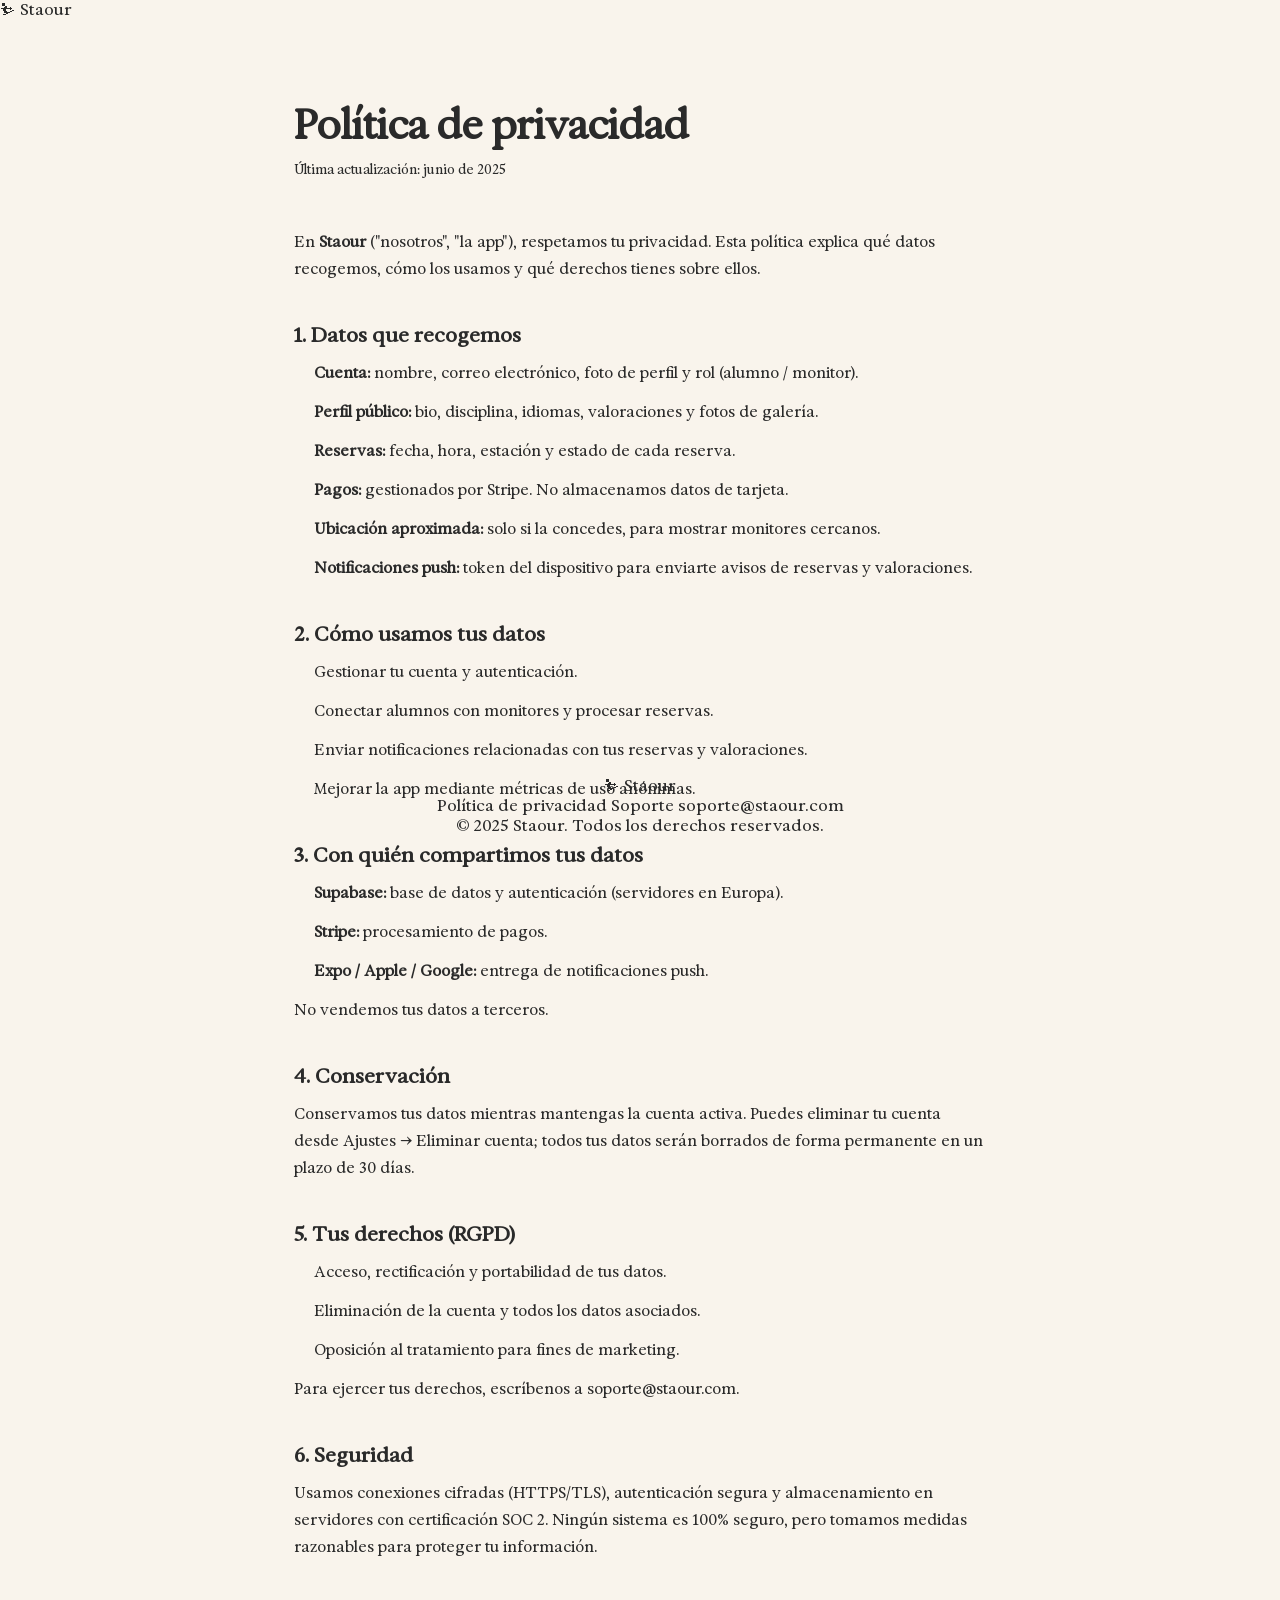
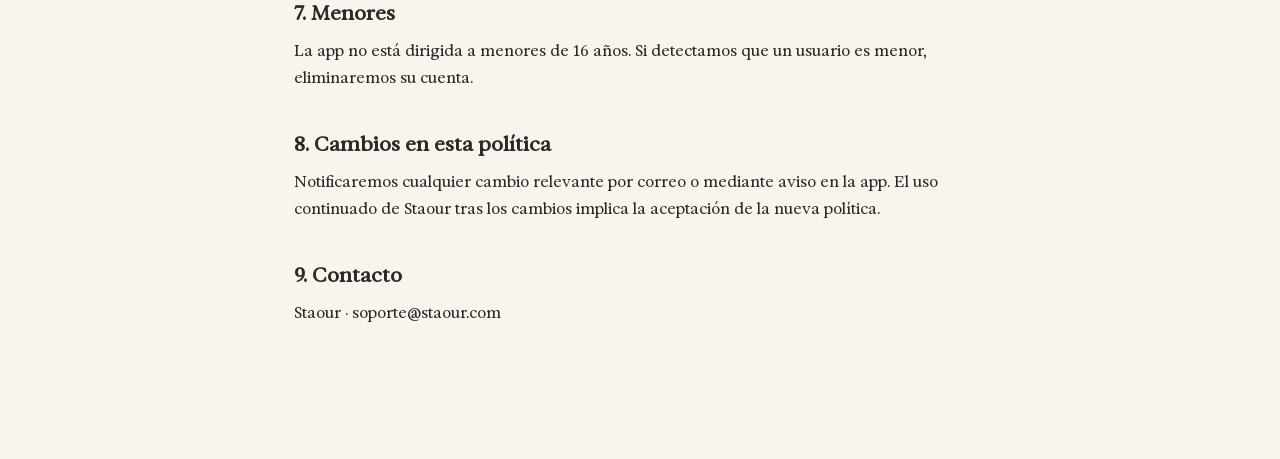
<file: privacidad.html>
<!DOCTYPE html>
<html lang="es">
<head>
  <meta charset="UTF-8" />
  <meta name="viewport" content="width=device-width, initial-scale=1.0" />
  <title>Política de privacidad — Staour</title>
  <link rel="icon" href="assets/favicon.png" type="image/png" />
  <link rel="preconnect" href="https://fonts.googleapis.com" />
  <link rel="preconnect" href="https://fonts.gstatic.com" crossorigin />
  <link href="https://fonts.googleapis.com/css2?family=Inter:wght@400;500;600;700;800;900&display=swap" rel="stylesheet" />
  <link rel="stylesheet" href="styles.css" />
  <style>
    .legal-wrap { max-width: 740px; margin: 0 auto; padding: 80px 24px 120px; }
    .legal-wrap h1 { font-size: 40px; font-weight: 900; letter-spacing: -1px; margin-bottom: 8px; }
    .legal-wrap .updated { font-size: 13px; color: var(--text-muted); margin-bottom: 48px; }
    .legal-wrap h2 { font-size: 20px; font-weight: 800; margin: 40px 0 12px; color: var(--text); }
    .legal-wrap p, .legal-wrap li { font-size: 15px; color: var(--text-soft); line-height: 1.8; margin-bottom: 12px; }
    .legal-wrap ul { padding-left: 20px; margin-bottom: 12px; }
    .legal-wrap a { color: var(--primary); }
  </style>
</head>
<body>
  <nav class="nav">
    <a href="/" class="nav-logo">
      <span class="logo-icon">⛷</span>
      <span class="logo-text">Staour</span>
    </a>
  </nav>

  <div class="legal-wrap">
    <h1>Política de privacidad</h1>
    <p class="updated">Última actualización: junio de 2025</p>

    <p>En <strong>Staour</strong> ("nosotros", "la app"), respetamos tu privacidad. Esta política explica qué datos recogemos, cómo los usamos y qué derechos tienes sobre ellos.</p>

    <h2>1. Datos que recogemos</h2>
    <ul>
      <li><strong>Cuenta:</strong> nombre, correo electrónico, foto de perfil y rol (alumno / monitor).</li>
      <li><strong>Perfil público:</strong> bio, disciplina, idiomas, valoraciones y fotos de galería.</li>
      <li><strong>Reservas:</strong> fecha, hora, estación y estado de cada reserva.</li>
      <li><strong>Pagos:</strong> gestionados por Stripe. No almacenamos datos de tarjeta.</li>
      <li><strong>Ubicación aproximada:</strong> solo si la concedes, para mostrar monitores cercanos.</li>
      <li><strong>Notificaciones push:</strong> token del dispositivo para enviarte avisos de reservas y valoraciones.</li>
    </ul>

    <h2>2. Cómo usamos tus datos</h2>
    <ul>
      <li>Gestionar tu cuenta y autenticación.</li>
      <li>Conectar alumnos con monitores y procesar reservas.</li>
      <li>Enviar notificaciones relacionadas con tus reservas y valoraciones.</li>
      <li>Mejorar la app mediante métricas de uso anónimas.</li>
    </ul>

    <h2>3. Con quién compartimos tus datos</h2>
    <ul>
      <li><strong>Supabase:</strong> base de datos y autenticación (servidores en Europa).</li>
      <li><strong>Stripe:</strong> procesamiento de pagos.</li>
      <li><strong>Expo / Apple / Google:</strong> entrega de notificaciones push.</li>
    </ul>
    <p>No vendemos tus datos a terceros.</p>

    <h2>4. Conservación</h2>
    <p>Conservamos tus datos mientras mantengas la cuenta activa. Puedes eliminar tu cuenta desde Ajustes → Eliminar cuenta; todos tus datos serán borrados de forma permanente en un plazo de 30 días.</p>

    <h2>5. Tus derechos (RGPD)</h2>
    <ul>
      <li>Acceso, rectificación y portabilidad de tus datos.</li>
      <li>Eliminación de la cuenta y todos los datos asociados.</li>
      <li>Oposición al tratamiento para fines de marketing.</li>
    </ul>
    <p>Para ejercer tus derechos, escríbenos a <a href="mailto:soporte@staour.com">soporte@staour.com</a>.</p>

    <h2>6. Seguridad</h2>
    <p>Usamos conexiones cifradas (HTTPS/TLS), autenticación segura y almacenamiento en servidores con certificación SOC 2. Ningún sistema es 100% seguro, pero tomamos medidas razonables para proteger tu información.</p>

    <h2>7. Menores</h2>
    <p>La app no está dirigida a menores de 16 años. Si detectamos que un usuario es menor, eliminaremos su cuenta.</p>

    <h2>8. Cambios en esta política</h2>
    <p>Notificaremos cualquier cambio relevante por correo o mediante aviso en la app. El uso continuado de Staour tras los cambios implica la aceptación de la nueva política.</p>

    <h2>9. Contacto</h2>
    <p>Staour · <a href="mailto:soporte@staour.com">soporte@staour.com</a></p>
  </div>

  <footer class="footer">
    <div class="container footer-inner">
      <a href="/" class="nav-logo footer-logo">
        <span class="logo-icon">⛷</span>
        <span class="logo-text">Staour</span>
      </a>
      <div class="footer-links">
        <a href="privacidad.html">Política de privacidad</a>
        <a href="soporte.html">Soporte</a>
        <a href="mailto:soporte@staour.com">soporte@staour.com</a>
      </div>
      <p class="footer-copy">© 2025 Staour. Todos los derechos reservados.</p>
    </div>
  </footer>
</body>
</html>
</file>
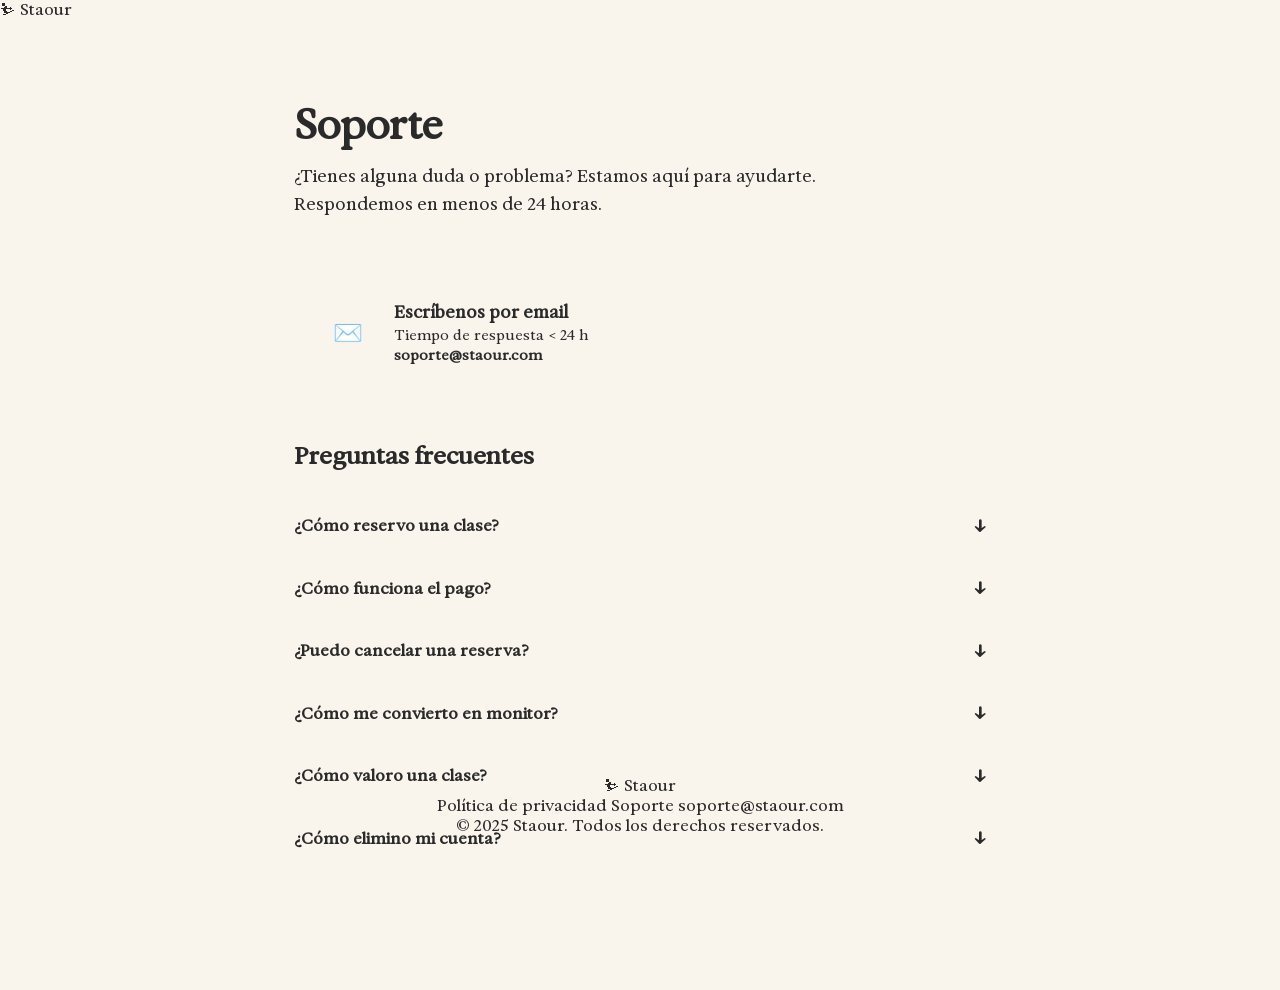
<file: soporte.html>
<!DOCTYPE html>
<html lang="es">
<head>
  <meta charset="UTF-8" />
  <meta name="viewport" content="width=device-width, initial-scale=1.0" />
  <title>Soporte — Staour</title>
  <link rel="icon" href="assets/favicon.png" type="image/png" />
  <link rel="preconnect" href="https://fonts.googleapis.com" />
  <link rel="preconnect" href="https://fonts.gstatic.com" crossorigin />
  <link href="https://fonts.googleapis.com/css2?family=Inter:wght@400;500;600;700;800;900&display=swap" rel="stylesheet" />
  <link rel="stylesheet" href="styles.css" />
  <style>
    .support-wrap { max-width: 740px; margin: 0 auto; padding: 80px 24px 120px; }
    .support-wrap h1 { font-size: 40px; font-weight: 900; letter-spacing: -1px; margin-bottom: 12px; }
    .support-wrap .sub { font-size: 17px; color: var(--text-soft); margin-bottom: 56px; line-height: 1.65; }

    .contact-card {
      display: flex;
      align-items: center;
      gap: 20px;
      background: var(--primary-soft);
      border: 1.5px solid var(--primary);
      border-radius: 20px;
      padding: 28px;
      margin-bottom: 48px;
      text-decoration: none;
      transition: transform 0.15s;
    }
    .contact-card:hover { transform: translateY(-2px); }
    .contact-icon {
      width: 52px; height: 52px; border-radius: 14px;
      background: var(--primary);
      display: flex; align-items: center; justify-content: center;
      font-size: 24px; flex-shrink: 0;
    }
    .contact-text h3 { font-size: 17px; font-weight: 800; color: var(--text); margin-bottom: 4px; }
    .contact-text p  { font-size: 14px; color: var(--text-soft); }
    .contact-text span { font-size: 14px; font-weight: 700; color: var(--primary); }

    .faq-title { font-size: 24px; font-weight: 800; margin-bottom: 24px; }
    .faq-item { border-bottom: 1px solid var(--border); padding: 20px 0; cursor: pointer; }
    .faq-item:last-child { border-bottom: none; }
    .faq-q {
      font-size: 16px; font-weight: 700; color: var(--text);
      display: flex; justify-content: space-between; align-items: center; gap: 16px;
    }
    .faq-q .arrow { font-size: 18px; color: var(--primary); transition: transform 0.2s; flex-shrink: 0; }
    .faq-a { font-size: 14px; color: var(--text-soft); line-height: 1.75; margin-top: 12px; display: none; }
    .faq-item.open .faq-a { display: block; }
    .faq-item.open .arrow { transform: rotate(180deg); }
  </style>
</head>
<body>
  <nav class="nav">
    <a href="/" class="nav-logo">
      <span class="logo-icon">⛷</span>
      <span class="logo-text">Staour</span>
    </a>
  </nav>

  <div class="support-wrap">
    <h1>Soporte</h1>
    <p class="sub">¿Tienes alguna duda o problema? Estamos aquí para ayudarte.<br />Respondemos en menos de 24 horas.</p>

    <a class="contact-card" href="mailto:soporte@staour.com?subject=Soporte%20Staour">
      <div class="contact-icon">✉️</div>
      <div class="contact-text">
        <h3>Escríbenos por email</h3>
        <p>Tiempo de respuesta &lt; 24 h</p>
        <span>soporte@staour.com</span>
      </div>
    </a>

    <p class="faq-title">Preguntas frecuentes</p>

    <div class="faq-item">
      <div class="faq-q">¿Cómo reservo una clase? <span class="arrow">↓</span></div>
      <div class="faq-a">Busca un monitor en la app, entra en su perfil, elige el servicio y selecciona una fecha y hora disponible. Confirmas el pago y recibirás un QR de acceso.</div>
    </div>

    <div class="faq-item">
      <div class="faq-q">¿Cómo funciona el pago? <span class="arrow">↓</span></div>
      <div class="faq-a">El pago se procesa de forma segura con Stripe. El importe queda retenido hasta que el monitor escanea tu QR al inicio de la clase. No almacenamos datos de tu tarjeta.</div>
    </div>

    <div class="faq-item">
      <div class="faq-q">¿Puedo cancelar una reserva? <span class="arrow">↓</span></div>
      <div class="faq-a">Sí, puedes cancelar desde la app antes de que empiece la clase. La política de reembolso depende del monitor. Contacta con soporte si tienes algún problema.</div>
    </div>

    <div class="faq-item">
      <div class="faq-q">¿Cómo me convierto en monitor? <span class="arrow">↓</span></div>
      <div class="faq-a">En tu perfil encontrarás el botón "Convertirme en monitor". Rellena el formulario con tu titulación y experiencia. Nuestro equipo lo revisará y te activará el panel de monitor.</div>
    </div>

    <div class="faq-item">
      <div class="faq-q">¿Cómo valoro una clase? <span class="arrow">↓</span></div>
      <div class="faq-a">Una vez finalizada la clase (tras el escaneo del QR y el fin del horario), recibirás una notificación para valorar al monitor. Solo puedes valorar cada clase una vez.</div>
    </div>

    <div class="faq-item">
      <div class="faq-q">¿Cómo elimino mi cuenta? <span class="arrow">↓</span></div>
      <div class="faq-a">Desde la app: Perfil → Ajustes → Eliminar cuenta. Todos tus datos se borrarán permanentemente en 30 días. Si necesitas ayuda, escríbenos a soporte@staour.com.</div>
    </div>
  </div>

  <footer class="footer">
    <div class="container footer-inner">
      <a href="/" class="nav-logo footer-logo">
        <span class="logo-icon">⛷</span>
        <span class="logo-text">Staour</span>
      </a>
      <div class="footer-links">
        <a href="privacidad.html">Política de privacidad</a>
        <a href="soporte.html">Soporte</a>
        <a href="mailto:soporte@staour.com">soporte@staour.com</a>
      </div>
      <p class="footer-copy">© 2025 Staour. Todos los derechos reservados.</p>
    </div>
  </footer>

  <script>
    document.querySelectorAll('.faq-item').forEach(item => {
      item.addEventListener('click', () => {
        item.classList.toggle('open');
      });
    });
  </script>
</body>
</html>
</file>
<file: styles.css>
/* ── Staour — design tokens ─────────────────────────────────────────────── */
*, *::before, *::after { box-sizing: border-box; margin: 0; padding: 0; }

@font-face {
  font-family: 'Exposure';
  src: url('assets/fonts/Exposure-0.woff2') format('woff2');
  font-weight: 400;
  font-style: normal;
  font-display: swap;
}

@font-face {
  font-family: 'SF Pro Display';
  src: url('assets/fonts/SFProDisplay-Regular.woff2') format('woff2');
  font-weight: 400;
  font-style: normal;
  font-display: swap;
}

@font-face {
  font-family: 'SF Pro Display';
  src: url('assets/fonts/SFProDisplay-Bold.woff2') format('woff2');
  font-weight: 700;
  font-style: normal;
  font-display: swap;
}

:root {
  --color-blue: #5E84B0;
  --color-beige: #F9F4EC;
  --color-black: #2A2A2A;
  --color-default-bg: #F9F4EC;
  --font-default: "Exposure", -apple-system, BlinkMacSystemFont, "Segoe UI", Roboto, Helvetica, Arial, sans-serif;
  --font-strong: "Exposure", sans-serif;
}

html {
  -webkit-font-smoothing: antialiased;
  background-color: var(--color-default-bg);
  font-family: var(--font-default);
  color: var(--color-black);
  line-height: 1.25;
}

body {
  min-height: 100dvh;
  overflow-x: hidden;
}

a { color: inherit; text-decoration: none; }
button { font: inherit; background: none; border: none; cursor: pointer; }
ul { list-style: none; }

.hidden { display: none !important; }

/* ── Video background ───────────────────────────────────────────────────── */
.video-bg {
  position: fixed;
  top: 0;
  left: 0;
  width: 100vw;
  height: 100dvh;
  z-index: 0;
  overflow: hidden;
}

.video-bg video {
  display: block;
  width: 100%;
  height: 100%;
  object-fit: cover;
}

@media (min-width: 768px) {
  .video-bg { height: 100vh; }
}

/* ── Layout grid ────────────────────────────────────────────────────────── */
.layout {
  position: relative;
  z-index: 1;
  display: grid;
  grid-template-columns:
    [full-bleed-start] 1.25rem
    [wide-start content-start] minmax(15rem, 3fr)
    [content-end wide-end] 1.25rem
    [full-bleed-end];
  grid-template-rows:
    [header-start] minmax(0, auto)
    [header-end content-start] 1fr
    [content-end footer-start] minmax(0, auto)
    [footer-end];
  min-height: 100dvh;
  color: var(--color-beige);
  user-select: none;
}

@media (min-width: 1024px) {
  .layout {
    grid-template-columns:
      [full-bleed-start] 2.5rem
      [wide-start] minmax(0, 1fr)
      [content-start] minmax(15rem, 3fr)
      [content-end] minmax(0, 1fr)
      [wide-end] 2.5rem
      [full-bleed-end];
  }
}

/* ── Header ─────────────────────────────────────────────────────────────── */
.header {
  grid-column: full-bleed;
  grid-row: header;
  position: relative;
  z-index: 20;
  padding: 1rem 1.75rem;
  pointer-events: none;
}

@media (min-width: 768px) {
  .header { padding: 2.5rem 2.5rem; }
}

.header__inner {
  position: relative;
  display: flex;
  align-items: center;
  justify-content: center;
  width: 100%;
  margin: 0 auto;
}

.header__nav {
  display: flex;
  justify-content: center;
  align-items: center;
  width: 100%;
  max-width: 64rem;
}

.header__logo {
  position: absolute;
  left: 0;
  top: 0;
  height: 2rem;
  pointer-events: auto;
}

@media (min-width: 768px) {
  .header__logo { height: 2.25rem; }
}

@media (min-width: 768px) {
  .header__logo { top: -0.75rem; }
}

.header__logo img {
  display: block;
  height: 100%;
  width: auto;
}

.header__links {
  display: none;
  align-items: center;
  gap: 1.75rem;
  pointer-events: auto;
  font-size: 13px;
  font-weight: 600;
}

@media (min-width: 768px) {
  .header__links { display: flex; }
}

@media (min-width: 1024px) {
  .header__links { gap: 3rem; }
}

.header__links a,
.nav-dropdown__trigger {
  transition: font-weight 0.15s;
}

.header__links a:hover,
.nav-dropdown:hover .nav-dropdown__trigger,
.nav-dropdown__menu a:hover {
  font-family: var(--font-strong);
  font-weight: 700;
}

/* Dropdown */
.nav-dropdown { position: relative; }

.nav-dropdown__trigger { cursor: default; }

.nav-dropdown__menu {
  display: none;
  position: absolute;
  left: 0;
  top: 100%;
  max-width: 9rem;
  padding: 0.5rem 0;
}

.nav-dropdown:hover .nav-dropdown__menu,
.nav-dropdown:focus-within .nav-dropdown__menu {
  display: block;
}

.nav-dropdown__menu a {
  display: block;
  padding: 0.25rem 0;
}

/* Mobile menu button */
.header__menu-btn {
  position: absolute;
  right: 0;
  top: 0.75rem;
  pointer-events: auto;
  color: var(--color-beige);
  font-size: 13px;
  aspect-ratio: 1;
}

@media (min-width: 768px) {
  .header__menu-btn { display: none; }
}

/* ── Hero ───────────────────────────────────────────────────────────────── */
.hero {
  grid-column: content;
  grid-row: content;
  display: flex;
  align-items: center;
  justify-content: center;
  width: 100%;
  margin: auto;
  text-align: center;
  pointer-events: none;
}

.hero__title {
  max-width: 17.5rem;
  font-size: 2.25rem;
  font-weight: 400;
  line-height: 1;
  color: var(--color-beige);
}

.hero__title strong {
  font-family: var(--font-strong);
  font-weight: 900;
  -webkit-text-stroke: 1px var(--color-blue);
  color: var(--color-blue);
}

/* ── Footer CTA ─────────────────────────────────────────────────────────── */
.footer {
  grid-column: footer;
  position: absolute;
  left: 0;
  right: 0;
  bottom: 0.25rem;
  padding-top: 2.5rem;
  padding-bottom: 0.25rem;
  text-align: center;
}

@media (min-width: 768px) {
  .footer { bottom: 3.75rem; }
}

.cta-btn {
  display: inline-flex;
  align-items: center;
  justify-content: center;
  padding: 0.875rem 2.5rem;
  border-radius: 9999px;
  background: var(--color-beige);
  color: var(--color-black);
  font-size: 0.9375rem;
  font-weight: 700;
  line-height: 1.5rem;
  text-align: center;
  pointer-events: auto;
  transition: transform 0.15s, opacity 0.15s;
  width: calc(100% - 2rem);
  max-width: 100%;
}

@media (min-width: 768px) {
  .cta-btn { width: auto; }
}

.cta-btn:hover {
  transform: scale(1.03);
  opacity: 0.93;
}

.cta-btn--full { width: calc(100% - 2rem); }

/* ── Cookie banner ──────────────────────────────────────────────────────── */
.cookie-banner {
  position: fixed;
  top: 0;
  left: 0;
  right: 0;
  z-index: 50;
  width: 100%;
}

@media (min-width: 768px) {
  .cookie-banner {
    top: auto;
    left: auto;
    right: 0;
    bottom: 0;
    width: 33.333%;
    max-width: 30rem;
  }
}

.cookie-banner__inner {
  display: flex;
  flex-direction: row;
  gap: 1rem;
  width: 100%;
  padding: 0 1.25rem 1rem;
  background: var(--color-black);
}

@media (min-width: 768px) {
  .cookie-banner__inner { padding: 1.25rem; }
}

.cookie-banner__text {
  flex: 1;
  font-size: 13px;
  line-height: 1.25;
  color: var(--color-beige);
}

@media (min-width: 768px) {
  .cookie-banner__text { font-size: 1rem; }
}

.cookie-banner__actions {
  display: flex;
  flex-shrink: 0;
  align-items: flex-end;
  gap: 1rem;
  font-size: 1rem;
}

.cookie-banner__link,
.cookie-banner__accept {
  color: var(--color-beige);
  font-size: 1rem;
}

.cookie-banner__link:hover,
.cookie-banner__accept:hover {
  text-decoration: underline;
  text-underline-offset: 3px;
}

.cookie-banner__accept { font-weight: 700; }

/* ── Mobile menu overlay ────────────────────────────────────────────────── */
.mobile-menu {
  position: fixed;
  inset: 0;
  z-index: 50;
  display: flex;
  flex-direction: column;
  background: var(--color-black);
  color: var(--color-beige);
}

.mobile-menu__top {
  display: flex;
  align-items: center;
  justify-content: flex-end;
  gap: 2rem;
  padding: 1.75rem;
}

.mobile-menu__close {
  color: var(--color-beige);
  font-size: 13px;
}

.mobile-menu__nav {
  flex: 1;
  min-height: 0;
  overflow-y: auto;
  padding: 0.5rem 1.25rem 2rem;
}

.mobile-menu__nav ul {
  display: flex;
  flex-direction: column;
  gap: 0.75rem;
}

.mobile-menu__nav a {
  font-size: 2.25rem;
  line-height: 1.08;
  word-break: break-word;
  color: var(--color-beige);
}

.mobile-menu__nav a:hover,
.mobile-menu__nav a:focus {
  font-family: var(--font-strong);
  font-weight: 700;
}

.mobile-menu__footer {
  position: absolute;
  bottom: 0.5rem;
  left: 0;
  right: 0;
  display: flex;
  align-items: center;
  justify-content: center;
  padding: 0 1rem;
}

/* ── About page ────────────────────────────────────────────────────────── */

/* Blurred video variant */
.video-bg--blur video {
  filter: blur(6px) brightness(0.7);
  transform: scale(1.05); /* prevent blur white edges */
}

/* About layout override */
.layout--about {
  grid-template-rows:
    [header-start] minmax(0, auto)
    [header-end content-start] 1fr
    [content-end];
}

.about-hero {
  grid-column: full-bleed;
  grid-row: content;
  display: flex;
  flex-direction: column;
  align-items: center;
  justify-content: center;
  gap: 3rem;
  padding: 2rem 1.5rem 4rem;
}

@media (min-width: 768px) {
  .about-hero {
    flex-direction: row;
    gap: 4rem;
    padding: 0 4rem;
  }
}

@media (min-width: 1200px) {
  .about-hero {
    gap: 6rem;
    padding: 0 8rem;
  }
}

/* ── Phone mockup ──────────────────────────────────────────────────────── */
.phone-mockup {
  flex-shrink: 0;
  perspective: 1200px;
}

.phone-mockup__frame {
  position: relative;
  width: 280px;
  height: 600px;
  background: #1a1a1a;
  border-radius: 44px;
  padding: 4px;
  box-shadow:
    0 0 0 1.5px #444,
    0 25px 60px rgba(0, 0, 0, 0.5),
    0 10px 25px rgba(0, 0, 0, 0.3),
    inset 0 0 0 1px rgba(255, 255, 255, 0.08);
}

@media (min-width: 768px) {
  .phone-mockup__frame {
    width: 320px;
    height: 680px;
    border-radius: 50px;
    padding: 5px;
  }
}

.phone-mockup__notch {
  display: none;
}

.phone-mockup__screen {
  width: 100%;
  height: 100%;
  background: #000;
  border-radius: 40px;
  overflow: hidden;
  position: relative;
}

@media (min-width: 768px) {
  .phone-mockup__screen {
    border-radius: 46px;
  }
}

/* ── Phone slideshow ───────────────────────────────────────────────────── */
.phone-slideshow {
  position: relative;
  width: 100%;
  height: 100%;
}

.phone-slide {
  position: absolute;
  inset: 0;
  width: 100%;
  height: 100%;
  object-fit: cover;
  object-position: center top;
  opacity: 0;
  transition: opacity 1.2s ease-in-out;
}

.phone-slide--active {
  opacity: 1;
}

/* ── About content (text side) ─────────────────────────────────────────── */
.about-content {
  display: flex;
  flex-direction: column;
  align-items: center;
  gap: 2rem;
  text-align: center;
  max-width: 28rem;
}

@media (min-width: 768px) {
  .about-content {
    align-items: flex-start;
    text-align: left;
  }
}

.about-content__text {
  font-size: 1.1rem;
  line-height: 1.55;
  color: var(--color-beige);
  font-weight: 400;
}

@media (min-width: 768px) {
  .about-content__text {
    font-size: 1.25rem;
    line-height: 1.6;
  }
}

.about-content__text strong {
  font-family: var(--font-strong);
  font-weight: 900;
  -webkit-text-stroke: 0.5px var(--color-beige);
}

.about-content .cta-btn {
  width: auto;
  padding: 1rem 3rem;
  font-size: 1rem;
}
</file>
